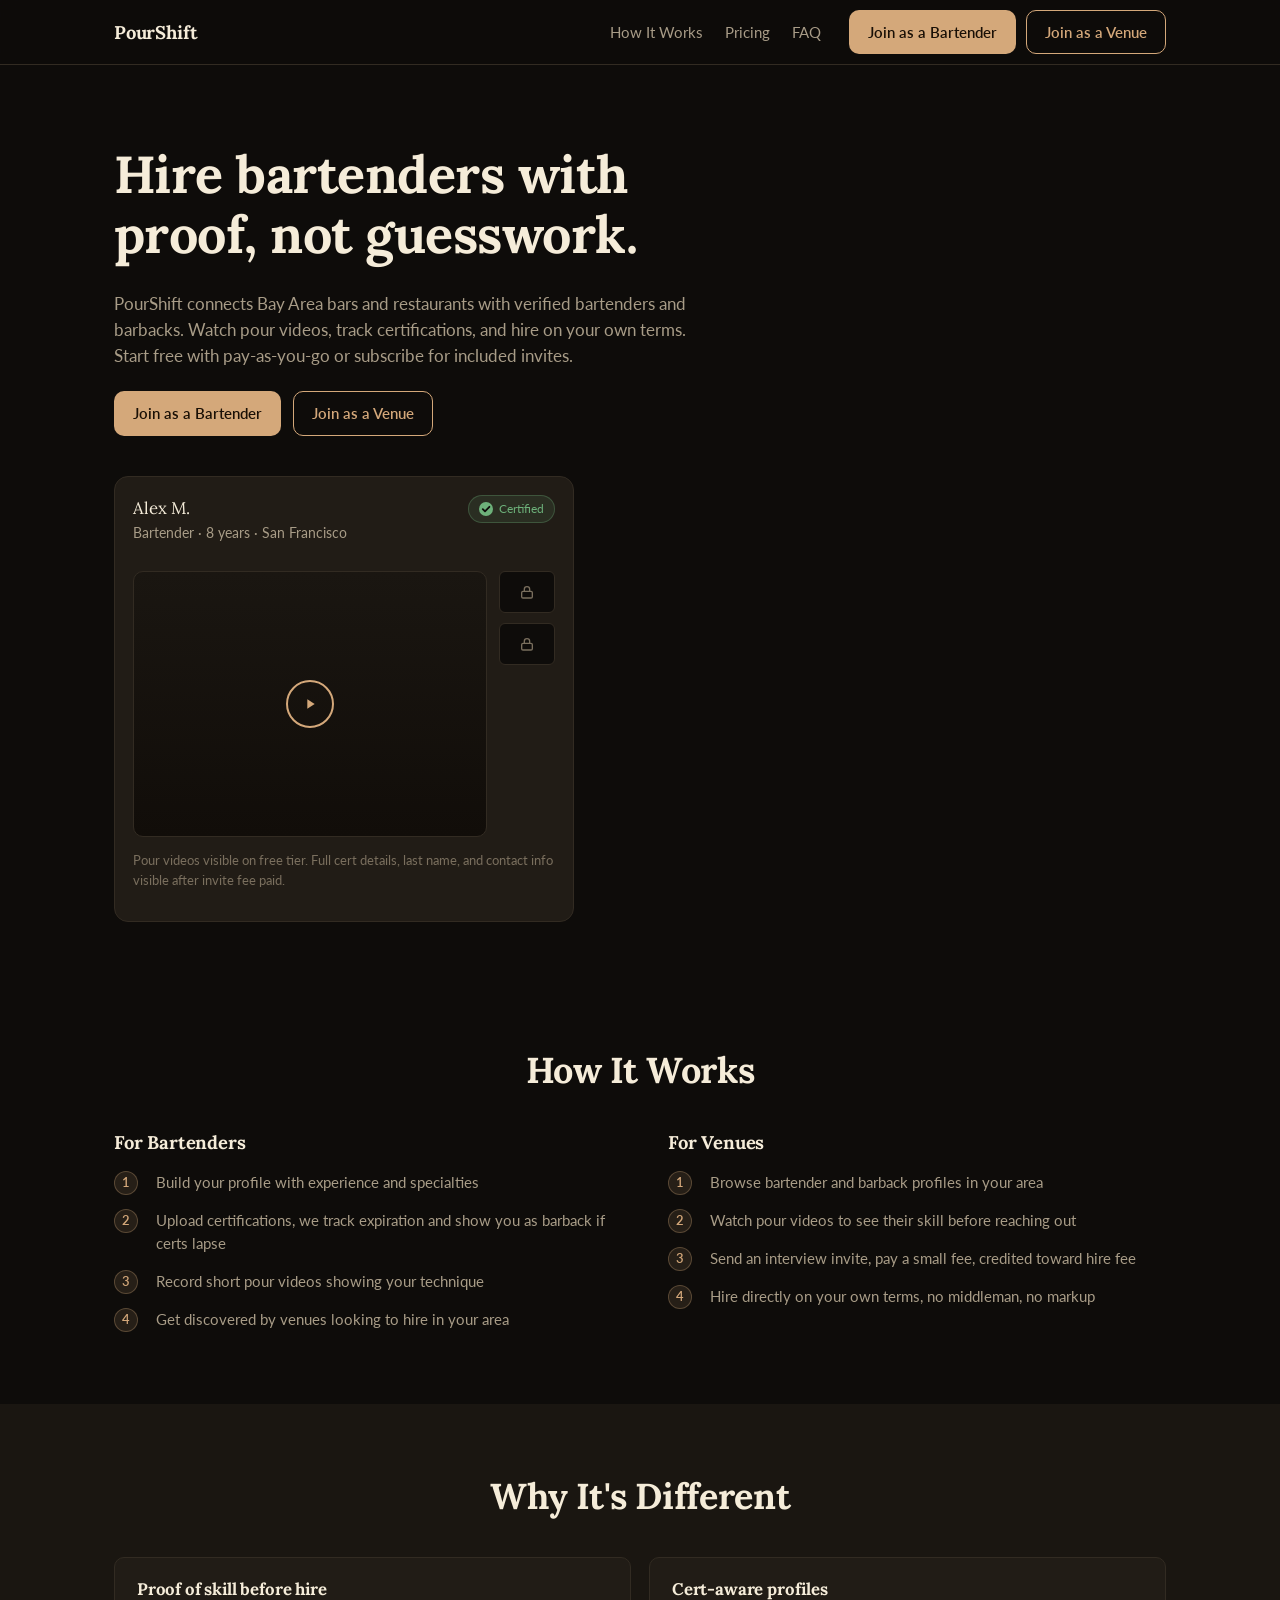
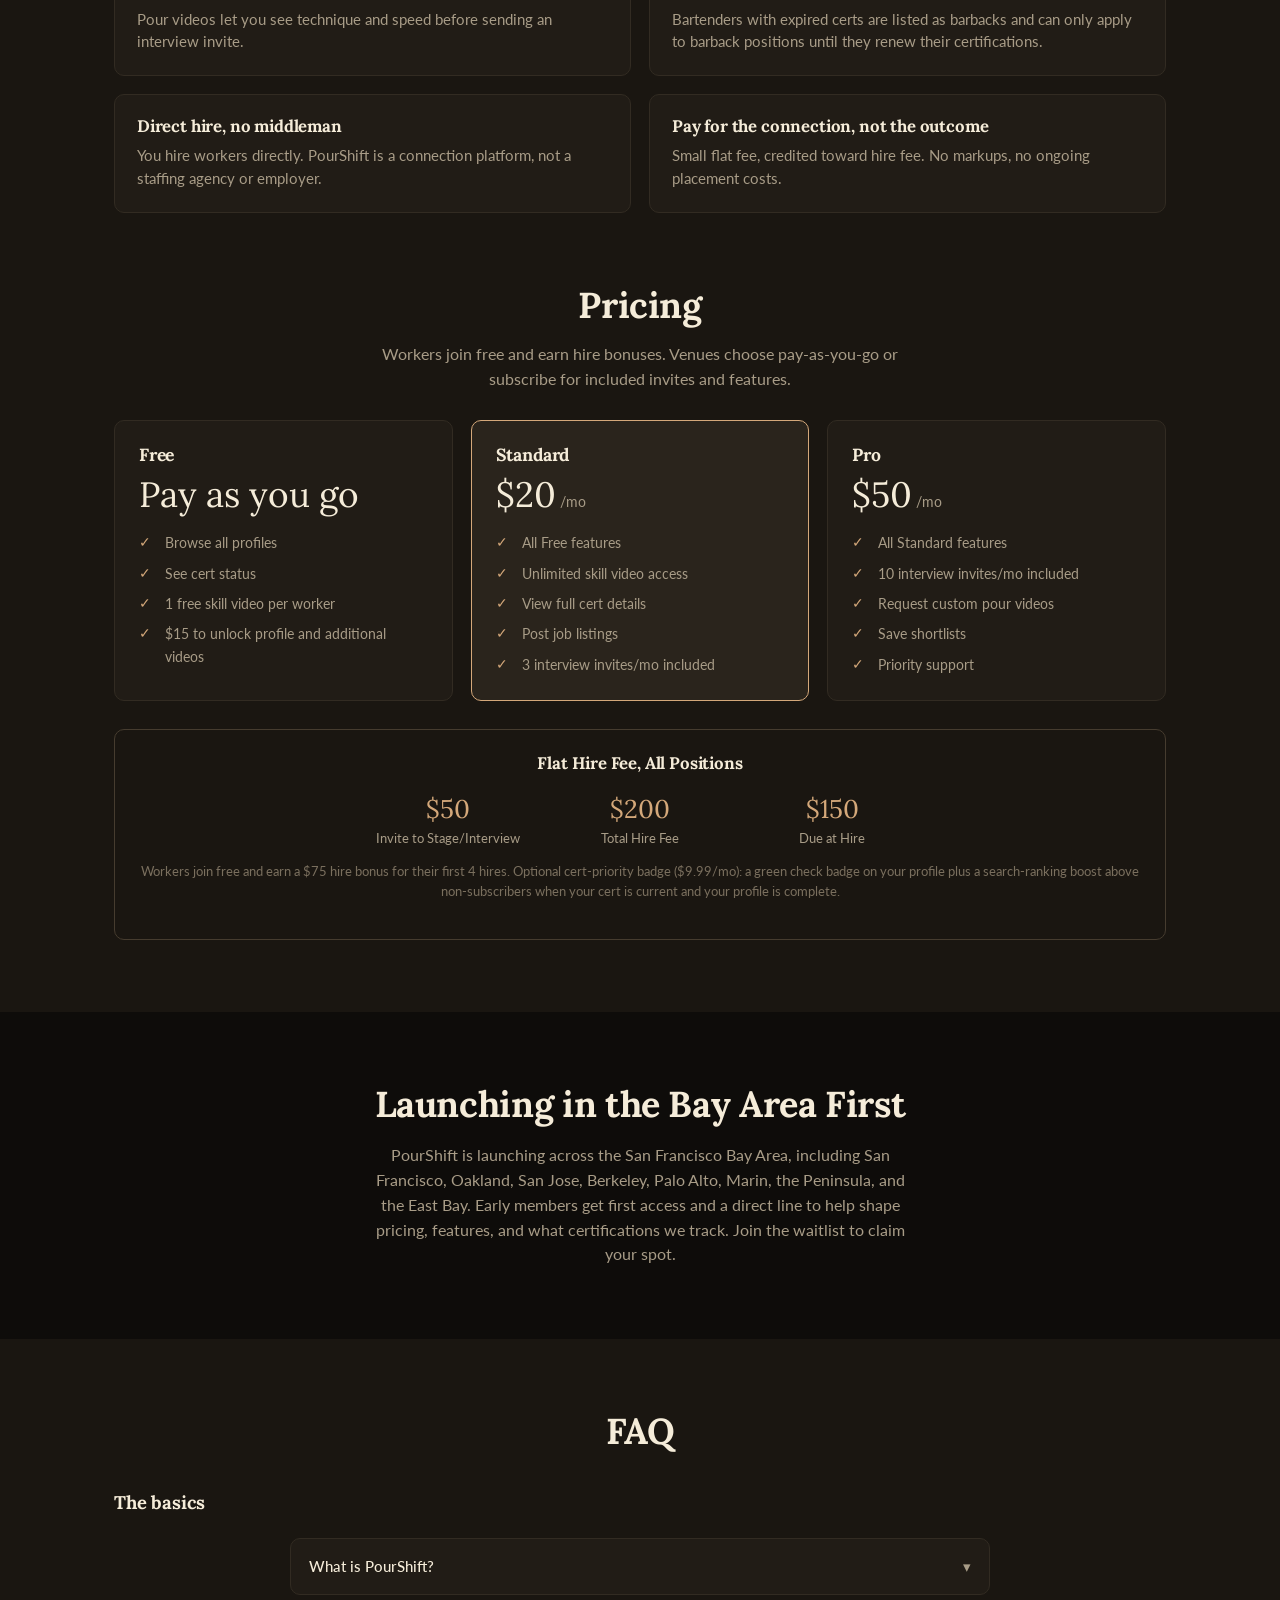
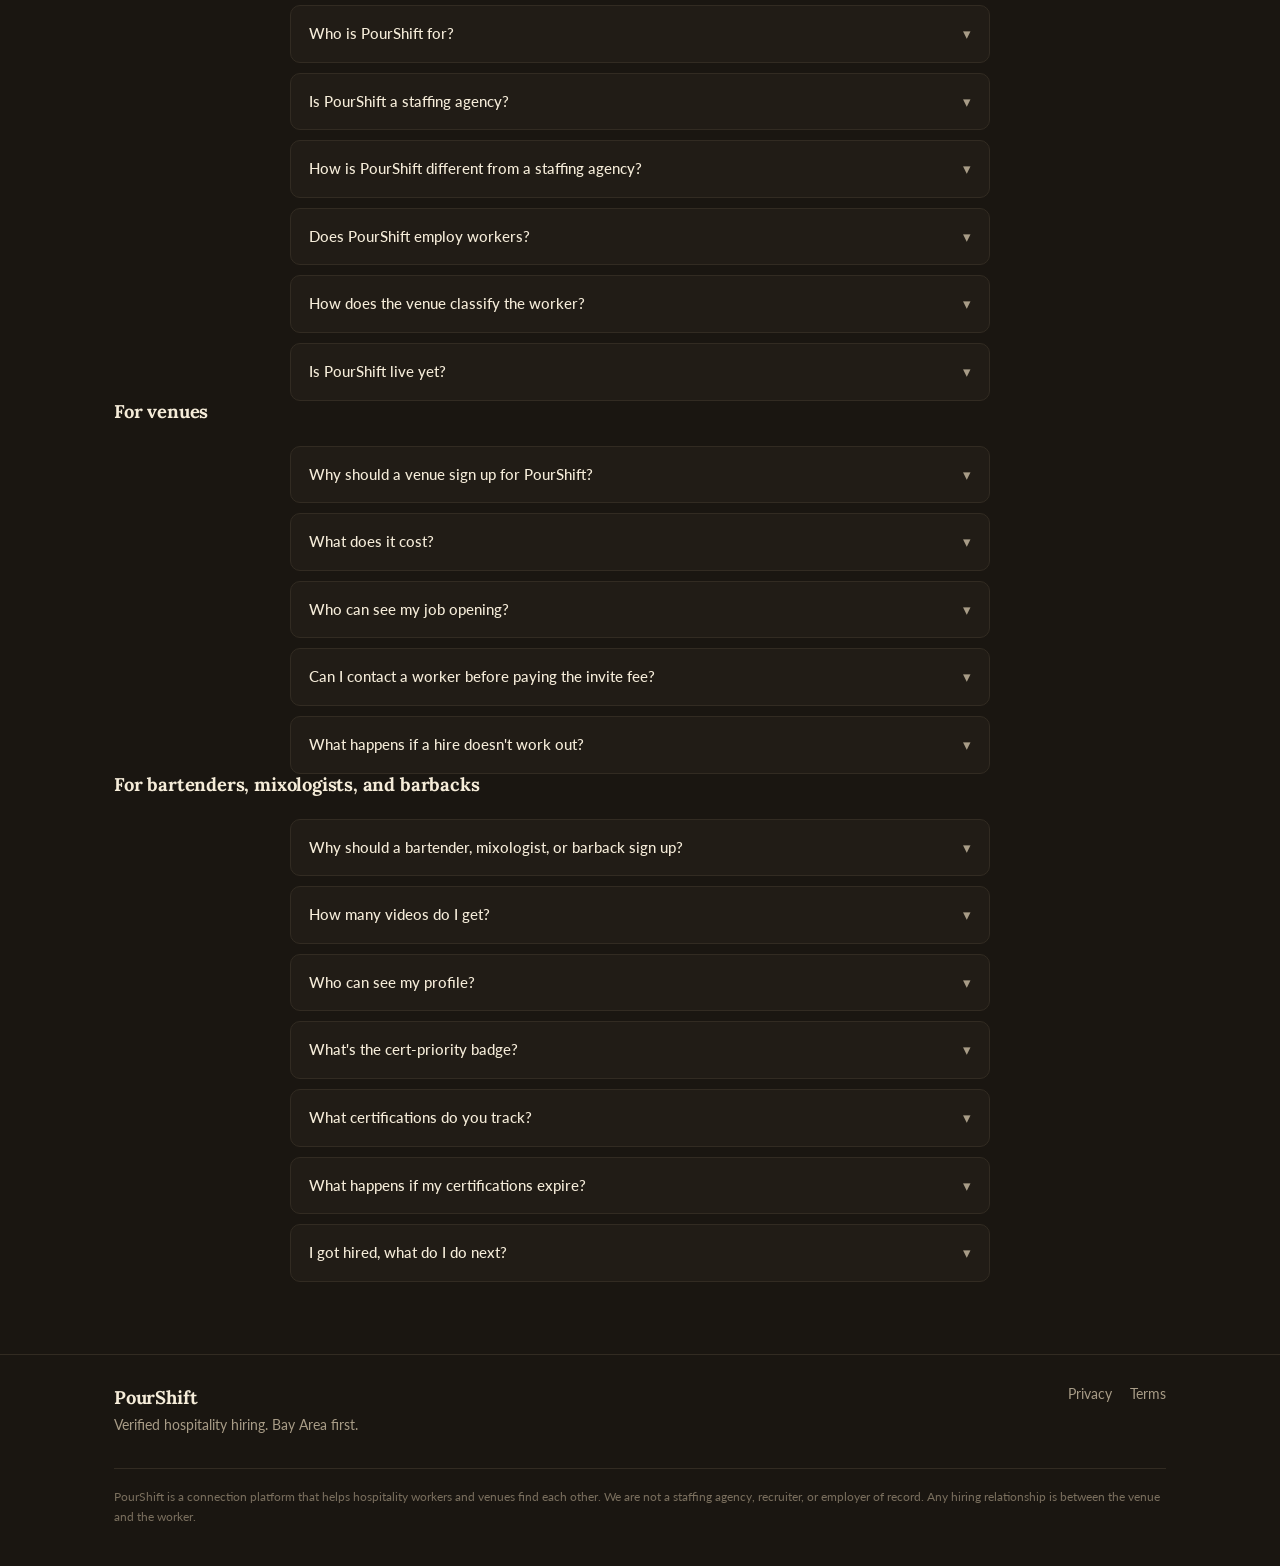
<file: index.html>
<!doctype html>
<html lang="en">
<head>
  <meta charset="utf-8">
  <meta name="viewport" content="width=device-width, initial-scale=1, viewport-fit=cover">
  <title>PourShift, Hire bartenders with proof, not guesswork</title>
  <meta name="description" content="PourShift connects Bay Area bars and restaurants with verified bartenders and barbacks. Watch pour videos, track certifications, and hire on your own terms.">
  <meta name="theme-color" content="#0e0c0a">
  <link rel="icon" href="data:image/svg+xml,%3Csvg xmlns='http://www.w3.org/2000/svg' viewBox='0 0 32 32'%3E%3Crect width='32' height='32' rx='6' fill='%230e0c0a'/%3E%3Ctext x='16' y='22' text-anchor='middle' font-family='Georgia,serif' font-size='18' font-weight='700' fill='%23d4a87a'%3EP%3C/text%3E%3C/svg%3E">
  <link rel="preconnect" href="https://fonts.googleapis.com">
  <link rel="preconnect" href="https://fonts.gstatic.com" crossorigin>
  <link rel="stylesheet" href="https://fonts.googleapis.com/css2?family=Lora:wght@500;600;700&family=Lato:wght@400;700&display=swap">
  <link rel="stylesheet" href="./css/styles.css">
</head>
<body>

  <header class="site-header">
    <div class="container">
      <a href="./" class="brand">PourShift</a>
      <nav class="nav">
        <div class="nav-links">
          <a href="#how">How It Works</a>
          <a href="#pricing">Pricing</a>
          <a href="#faq">FAQ</a>
        </div>
        <div class="nav-cta">
          <a class="btn btn-primary" href="./bartender.html">Join as a Bartender</a>
          <a class="btn btn-outline" href="./venue.html">Join as a Venue</a>
        </div>
      </nav>
    </div>
  </header>

  <main>

    <!-- Hero -->
    <section class="hero">
      <div class="container">
        <h1>Hire bartenders with proof, not guesswork.</h1>
        <p class="lede">
          PourShift connects Bay Area bars and restaurants with verified
          bartenders and barbacks. Watch pour videos, track certifications,
          and hire on your own terms. Start free with pay-as-you-go
          or subscribe for included invites.
        </p>
        <div class="cta-row">
          <a class="btn btn-primary" href="./bartender.html">Join as a Bartender</a>
          <a class="btn btn-outline" href="./venue.html">Join as a Venue</a>
        </div>

        <div class="video-card" aria-label="Sample bartender profile preview">
          <div class="head">
            <div>
              <p class="name">Alex M.</p>
              <p class="meta">Bartender · 8 years · San Francisco</p>
            </div>
            <span class="badge"><svg class="badge-icon" width="14" height="14" viewBox="0 0 14 14" aria-hidden="true"><circle cx="7" cy="7" r="7" fill="currentColor"/><path d="M3.8 7.2 L6 9.4 L10.4 4.8" fill="none" stroke="#0e0c0a" stroke-width="1.8" stroke-linecap="round" stroke-linejoin="round"/></svg>Certified</span>
          </div>
          <div class="video-row">
            <div class="video-stage" aria-hidden="true">
              <div class="play-icon">
                <svg width="16" height="16" viewBox="0 0 24 24" fill="currentColor" aria-hidden="true"><path d="M8 5v14l11-7z"/></svg>
              </div>
            </div>
            <div class="video-thumbs" aria-hidden="true">
              <div class="thumb" title="Unlock with subscription">
                <svg width="16" height="16" viewBox="0 0 24 24" fill="none" stroke="currentColor" stroke-width="2" stroke-linecap="round" stroke-linejoin="round"><rect x="4" y="11" width="16" height="10" rx="2"/><path d="M8 11V8a4 4 0 0 1 8 0v3"/></svg>
              </div>
              <div class="thumb" title="Unlock with subscription">
                <svg width="16" height="16" viewBox="0 0 24 24" fill="none" stroke="currentColor" stroke-width="2" stroke-linecap="round" stroke-linejoin="round"><rect x="4" y="11" width="16" height="10" rx="2"/><path d="M8 11V8a4 4 0 0 1 8 0v3"/></svg>
              </div>
            </div>
          </div>
          <p class="foot">Pour videos visible on free tier. Full cert details, last name, and contact info visible after invite fee paid.</p>
        </div>
      </div>
    </section>

    <!-- How It Works -->
    <section id="how">
      <div class="container">
        <h2 class="section-title">How It Works</h2>
        <div class="cols-2">
          <div>
            <h3 class="col-title">For Bartenders</h3>
            <ol class="steps">
              <li><span class="num">1</span><span>Build your profile with experience and specialties</span></li>
              <li><span class="num">2</span><span>Upload certifications, we track expiration and show you as barback if certs lapse</span></li>
              <li><span class="num">3</span><span>Record short pour videos showing your technique</span></li>
              <li><span class="num">4</span><span>Get discovered by venues looking to hire in your area</span></li>
            </ol>
          </div>
          <div>
            <h3 class="col-title">For Venues</h3>
            <ol class="steps">
              <li><span class="num">1</span><span>Browse bartender and barback profiles in your area</span></li>
              <li><span class="num">2</span><span>Watch pour videos to see their skill before reaching out</span></li>
              <li><span class="num">3</span><span>Send an interview invite, pay a small fee, credited toward hire fee</span></li>
              <li><span class="num">4</span><span>Hire directly on your own terms, no middleman, no markup</span></li>
            </ol>
          </div>
        </div>
      </div>
    </section>

    <!-- Why It's Different -->
    <section class="section-alt">
      <div class="container">
        <h2 class="section-title">Why It's Different</h2>
        <div class="feature-grid">
          <div class="feature-card">
            <h3>Proof of skill before hire</h3>
            <p>Pour videos let you see technique and speed before sending an interview invite.</p>
          </div>
          <div class="feature-card">
            <h3>Cert-aware profiles</h3>
            <p>Bartenders with expired certs are listed as barbacks and can only apply to barback positions until they renew their certifications.</p>
          </div>
          <div class="feature-card">
            <h3>Direct hire, no middleman</h3>
            <p>You hire workers directly. PourShift is a connection platform, not a staffing agency or employer.</p>
          </div>
          <div class="feature-card">
            <h3>Pay for the connection, not the outcome</h3>
            <p>Small flat fee, credited toward hire fee. No markups, no ongoing placement costs.</p>
          </div>
        </div>
      </div>
    </section>

    <!-- Pricing -->
    <section id="pricing" class="section-alt" style="padding-top: 0;">
      <div class="container">
        <h2 class="section-title">Pricing</h2>
        <p style="text-align:center; max-width: 60ch; margin: -24px auto 0;">
          Workers join free and earn hire bonuses. Venues choose pay-as-you-go
          or subscribe for included invites and features.
        </p>

        <div class="pricing-grid">
          <div class="price-card">
            <h3 class="tier">Free</h3>
            <div class="price">Pay as you go</div>
            <ul>
              <li>Browse all profiles</li>
              <li>See cert status</li>
              <li>1 free skill video per worker</li>
              <li>$15 to unlock profile and additional videos</li>
            </ul>
          </div>

          <div class="price-card featured">
            <h3 class="tier">Standard</h3>
            <div class="price">$20<small> /mo</small></div>
            <ul>
              <li>All Free features</li>
              <li>Unlimited skill video access</li>
              <li>View full cert details</li>
              <li>Post job listings</li>
              <li>3 interview invites/mo included</li>
            </ul>
          </div>

          <div class="price-card">
            <h3 class="tier">Pro</h3>
            <div class="price">$50<small> /mo</small></div>
            <ul>
              <li>All Standard features</li>
              <li>10 interview invites/mo included</li>
              <li>Request custom pour videos</li>
              <li>Save shortlists</li>
              <li>Priority support</li>
            </ul>
          </div>
        </div>

        <div class="fee-strip">
          <h3>Flat Hire Fee, All Positions</h3>
          <div class="fee-numbers">
            <div><div class="n">$50</div><div class="l">Invite to Stage/Interview</div></div>
            <div><div class="n">$200</div><div class="l">Total Hire Fee</div></div>
            <div><div class="n">$150</div><div class="l">Due at Hire</div></div>
          </div>
          <p class="small">
            Workers join free and earn a $75 hire bonus for their first
            4 hires. Optional cert-priority badge ($9.99/mo): a green
            check badge on your profile plus a search-ranking boost
            above non-subscribers when your cert is current and your
            profile is complete.
          </p>
        </div>
      </div>
    </section>

    <!-- Launching in Bay Area -->
    <section class="launching">
      <div class="container">
        <h2>Launching in the Bay Area First</h2>
        <p>
          PourShift is launching across the San Francisco Bay Area,
          including San Francisco, Oakland, San Jose, Berkeley, Palo
          Alto, Marin, the Peninsula, and the East Bay. Early members
          get first access and a direct line to help shape pricing,
          features, and what certifications we track. Join the waitlist
          to claim your spot.
        </p>
      </div>
    </section>

    <!-- FAQ -->
    <section id="faq" class="section-alt">
      <div class="container">
        <h2 class="section-title">FAQ</h2>

        <h3 class="faq-group">The basics</h3>
        <div class="faq-list">

          <details class="faq-item">
            <summary class="faq-q">What is PourShift?
              <span class="chev" aria-hidden="true">▾</span>
            </summary>
            <div class="faq-a">
              PourShift is a connection platform that helps Bay Area
              bars, restaurants, hotels, and breweries discover and
              hire verified bartenders and barbacks directly. Watch
              short pour videos, see live certification status, and
              skip the staffing agency. One flat fee per actual hire,
              no markup, no middleman.
            </div>
          </details>

          <details class="faq-item">
            <summary class="faq-q">Who is PourShift for?
              <span class="chev" aria-hidden="true">▾</span>
            </summary>
            <div class="faq-a">
              Two sides of the same room. <strong>Venues:</strong>
              Bay Area bars, restaurants, hotels, breweries, and event
              spaces hiring bartenders or barbacks. <strong>Workers:</strong>
              certified bartenders, mixologists, and barbacks (21+,
              legally authorized to work in the US) looking to be
              discovered for the skill they actually have, not the
              resume they spent hours writing.
            </div>
          </details>

          <details class="faq-item">
            <summary class="faq-q">Is PourShift a staffing agency?
              <span class="chev" aria-hidden="true">▾</span>
            </summary>
            <div class="faq-a">
              No. PourShift is a connection platform that helps venues
              discover bartenders and barbacks. We are not a staffing
              agency, recruiter, or employer of record. Any hiring
              relationship is between the venue and the worker.
            </div>
          </details>

          <details class="faq-item">
            <summary class="faq-q">How is PourShift different from a staffing agency?
              <span class="chev" aria-hidden="true">▾</span>
            </summary>
            <div class="faq-a">
              Staffing agencies typically charge 20% to 30% of a
              worker's first-year compensation (often $10,000 or more
              per hire) and stay in the middle of the relationship.
              PourShift charges one flat fee on an actual hire and
              steps out. Venues hire workers directly on their own
              terms, with no markup, no ongoing fees, and no agency in
              the middle.
            </div>
          </details>

          <details class="faq-item">
            <summary class="faq-q">Does PourShift employ workers?
              <span class="chev" aria-hidden="true">▾</span>
            </summary>
            <div class="faq-a">
              No. PourShift does not employ, pay, manage, or schedule
              workers. The venue makes the hire and decides the terms.
            </div>
          </details>

          <details class="faq-item">
            <summary class="faq-q">How does the venue classify the worker?
              <span class="chev" aria-hidden="true">▾</span>
            </summary>
            <div class="faq-a">
              That's between the venue and the worker. PourShift doesn't
              dictate or get involved in employment classification, wages,
              taxes, or scheduling.
            </div>
          </details>

          <details class="faq-item">
            <summary class="faq-q">Is PourShift live yet?
              <span class="chev" aria-hidden="true">▾</span>
            </summary>
            <div class="faq-a">
              We're launching across the San Francisco Bay Area, with
              early access opening in waves by neighborhood. Join the
              waitlist and we'll email you when access opens in your
              area.
            </div>
          </details>

        </div>

        <h3 class="faq-group">For venues</h3>
        <div class="faq-list">

          <details class="faq-item">
            <summary class="faq-q">Why should a venue sign up for PourShift?
              <span class="chev" aria-hidden="true">▾</span>
            </summary>
            <div class="faq-a">
              You see how someone makes a drink before you ever schedule
              an interview. You see live certification status, so you
              don't waste a trail shift on a candidate whose RBS
              expired three months ago. You pay one flat fee on an
              actual hire instead of an agency markup or a job board
              you're paying for whether or not you find someone.
            </div>
          </details>

          <details class="faq-item">
            <summary class="faq-q">What does it cost?
              <span class="chev" aria-hidden="true">▾</span>
            </summary>
            <div class="faq-a">
              Free for workers, always. Venues pay $50 per invite and
              $200 total per hire ($150 due at hire after the invite
              fee is credited). Optional venue subscriptions: Standard
              ($20/mo) includes 3 invites a month, Pro ($50/mo) includes
              10 invites, custom pour video requests, and shortlists.
            </div>
          </details>

          <details class="faq-item">
            <summary class="faq-q">Who can see my job opening?
              <span class="chev" aria-hidden="true">▾</span>
            </summary>
            <div class="faq-a">
              Job openings are visible to the public. Anonymous visitors
              see openings sorted oldest first, while signed-in
              bartenders see the newest openings first. Posting a job
              opening requires a Standard or Pro venue subscription.
            </div>
          </details>

          <details class="faq-item">
            <summary class="faq-q">Can I contact a worker before paying the invite fee?
              <span class="chev" aria-hidden="true">▾</span>
            </summary>
            <div class="faq-a">
              No. Last name and contact info are revealed only after the
              invite fee is paid. This keeps workers from being spammed
              and ensures venues are serious about hiring.
            </div>
          </details>

          <details class="faq-item">
            <summary class="faq-q">What happens if a hire doesn't work out?
              <span class="chev" aria-hidden="true">▾</span>
            </summary>
            <div class="faq-a">
              PourShift facilitates the connection. We don't guarantee
              fit. You're responsible for interviewing, verifying
              qualifications, and managing the working relationship.
              If the hire doesn't work out, you can invite another
              candidate and the cycle starts again. Hire fees are
              non-refundable.
            </div>
          </details>

        </div>

        <h3 class="faq-group">For bartenders, mixologists, and barbacks</h3>
        <div class="faq-list">

          <details class="faq-item">
            <summary class="faq-q">Why should a bartender, mixologist, or barback sign up?
              <span class="chev" aria-hidden="true">▾</span>
            </summary>
            <div class="faq-a">
              Get discovered for what you actually do behind the bar,
              not what you can fit on a resume. Build a profile once,
              record a set of skill videos, and let venues come to you.
              It's free to join, free to use, and you earn a $75 bonus
              on each of your first 4 hires through the platform, paid
              by ACH or gift card.
            </div>
          </details>

          <details class="faq-item">
            <summary class="faq-q">How many videos do I get?
              <span class="chev" aria-hidden="true">▾</span>
            </summary>
            <div class="faq-a">
              Around 5 to 10 short videos that show your range. You
              record a single take while you take an order, make the
              drink, and present it. We cut the footage into sections
              for you. The point isn't to nail a perfect pour for the
              camera, it's to show how you actually work behind the
              bar. You select one as your <strong>feature video</strong>,
              which is visible to all signed-in venues for free. The
              rest live behind a paywall for paying venues.
            </div>
          </details>

          <details class="faq-item">
            <summary class="faq-q">Who can see my profile?
              <span class="chev" aria-hidden="true">▾</span>
            </summary>
            <div class="faq-a">
              Only signed-in venues can view bartender profiles. Free
              venues see a basic card with your first name, city,
              signature drink, pour time, cert status, and time
              commitment, plus your feature video and thumbnails of
              your other videos. Your full video library and your last
              name and contact info are revealed only after a venue
              pays to unlock or sends an interview invite.
            </div>
          </details>

          <details class="faq-item">
            <summary class="faq-q">What's the cert-priority badge?
              <span class="chev" aria-hidden="true">▾</span>
            </summary>
            <div class="faq-a">
              Optional $9.99/mo subscription for bartenders. Adds a
              green check badge to your profile and boosts you above
              non-subscribers in venue search results when your
              certification is current and your profile is complete.
              Cancel anytime.
            </div>
          </details>

          <details class="faq-item">
            <summary class="faq-q">What certifications do you track?
              <span class="chev" aria-hidden="true">▾</span>
            </summary>
            <div class="faq-a">
              California RBS, food handler, and city-specific permits to
              start. Early access members help shape which additional
              certs we add.
            </div>
          </details>

          <details class="faq-item">
            <summary class="faq-q">What happens if my certifications expire?
              <span class="chev" aria-hidden="true">▾</span>
            </summary>
            <div class="faq-a">
              You'll be reclassified as a barback and can only apply to
              barback positions until you renew. We send reminders before
              expiration so you can renew in time.
            </div>
          </details>

          <details class="faq-item">
            <summary class="faq-q">I got hired, what do I do next?
              <span class="chev" aria-hidden="true">▾</span>
            </summary>
            <div class="faq-a">
              Congrats. Once the venue confirms the hire and pays the
              remaining hire fee, your $75 bonus (if eligible) is paid
              out within 7 to 10 business days. You'll choose ACH
              transfer or a gift card when you set up your payout
              method. From there, your working relationship with the
              venue is between you and them. We're here if you need us.
            </div>
          </details>

        </div>
      </div>
    </section>
    <!-- /FAQ -->

  </main>

  <footer class="site-footer">
    <div class="container">
      <div class="brand-block">
        <span class="brand">PourShift</span>
        <p>Verified hospitality hiring. Bay Area first.</p>
      </div>
      <div class="links">
        <a href="./privacy.html">Privacy</a>
        <a href="./terms.html">Terms</a>
      </div>
      <p class="disclaimer">
        PourShift is a connection platform that helps hospitality
        workers and venues find each other. We are not a staffing
        agency, recruiter, or employer of record. Any hiring
        relationship is between the venue and the worker.
      </p>
    </div>
  </footer>

</body>
</html>
</file>
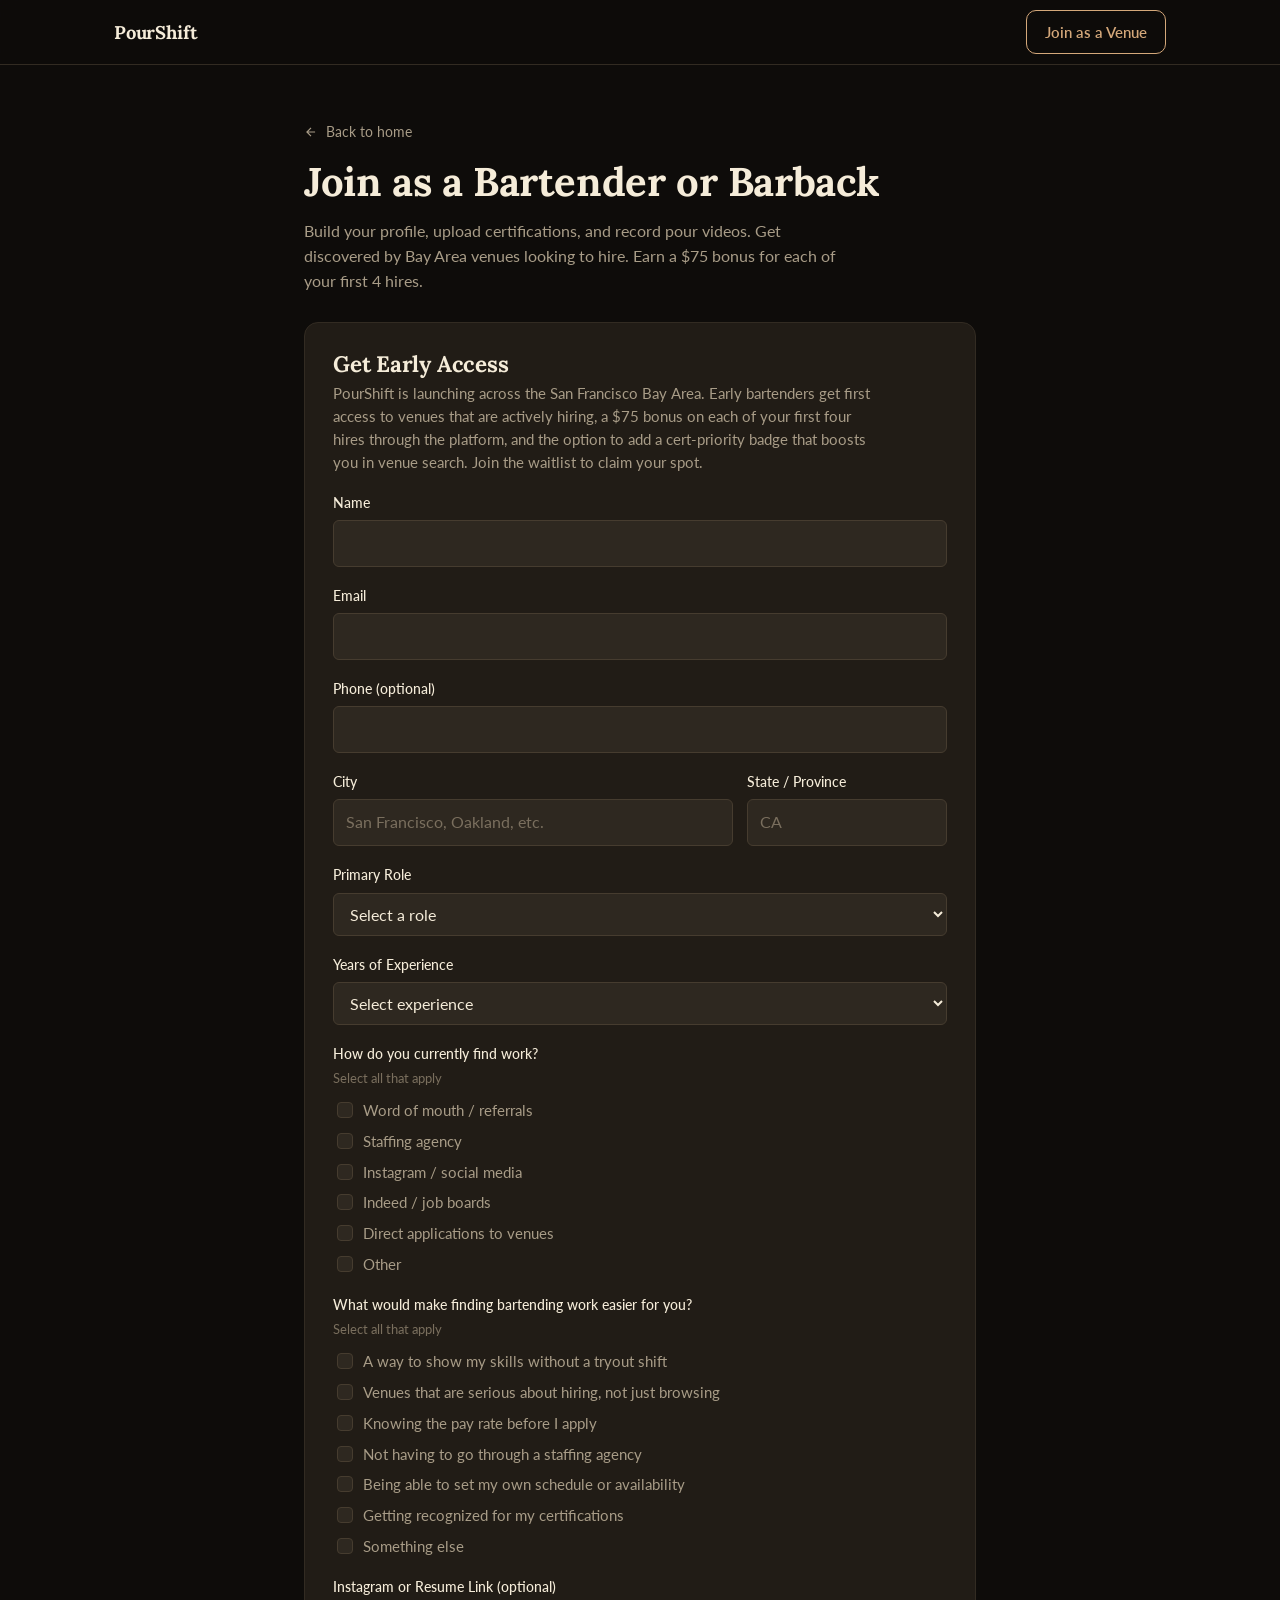
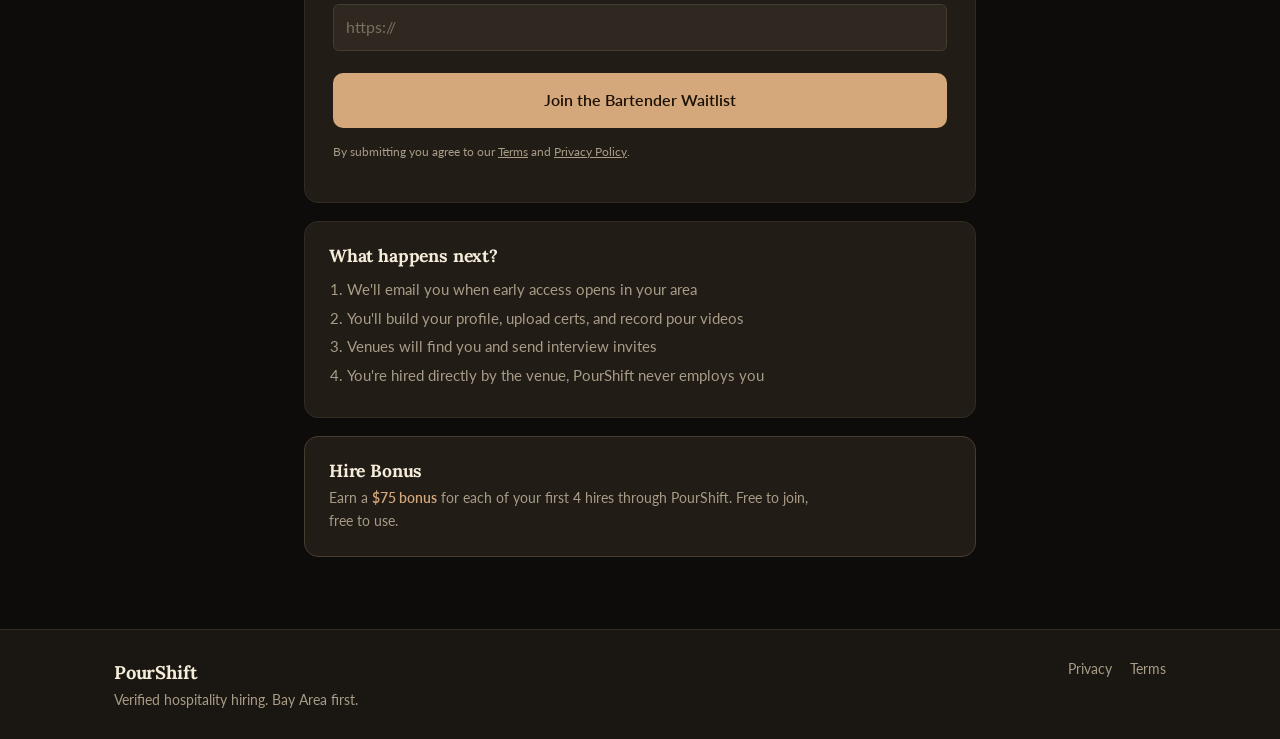
<file: bartender.html>
<!doctype html>
<html lang="en">
<head>
  <meta charset="utf-8">
  <meta name="viewport" content="width=device-width, initial-scale=1, viewport-fit=cover">
  <title>Join as a Bartender or Barback, PourShift</title>
  <meta name="description" content="Build your bartender profile, upload certifications, and record pour videos. Get discovered by Bay Area venues looking to hire.">
  <meta name="theme-color" content="#0e0c0a">
  <link rel="icon" href="data:image/svg+xml,%3Csvg xmlns='http://www.w3.org/2000/svg' viewBox='0 0 32 32'%3E%3Crect width='32' height='32' rx='6' fill='%230e0c0a'/%3E%3Ctext x='16' y='22' text-anchor='middle' font-family='Georgia,serif' font-size='18' font-weight='700' fill='%23d4a87a'%3EP%3C/text%3E%3C/svg%3E">
  <link rel="preconnect" href="https://fonts.googleapis.com">
  <link rel="preconnect" href="https://fonts.gstatic.com" crossorigin>
  <link rel="stylesheet" href="https://fonts.googleapis.com/css2?family=Lora:wght@500;600;700&family=Lato:wght@400;700&display=swap">
  <link rel="stylesheet" href="./css/styles.css">
</head>
<body>

  <header class="site-header">
    <div class="container">
      <a href="./" class="brand">PourShift</a>
      <nav class="nav">
        <div class="nav-cta">
          <a class="btn btn-outline" href="./venue.html">Join as a Venue</a>
        </div>
      </nav>
    </div>
  </header>

  <main>
    <section class="signup-hero">
      <div class="container-narrow">
        <a href="./" class="back-link">
          <svg width="14" height="14" viewBox="0 0 24 24" fill="none" stroke="currentColor" stroke-width="2"><path d="M19 12H5M12 19l-7-7 7-7"/></svg>
          Back to home
        </a>
        <h1>Join as a Bartender or Barback</h1>
        <p>
          Build your profile, upload certifications, and record pour videos.
          Get discovered by Bay Area venues looking to hire. Earn a $75 bonus
          for each of your first 4 hires.
        </p>

        <!-- ============================== FORM ============================== -->
        <form class="form-card" data-signup-type="bartender" novalidate autocomplete="on">
          <h2>Get Early Access</h2>
          <p>
            PourShift is launching across the San Francisco Bay Area.
            Early bartenders get first access to venues that are
            actively hiring, a $75 bonus on each of your first four
            hires through the platform, and the option to add a
            cert-priority badge that boosts you in venue search.
            Join the waitlist to claim your spot.
          </p>

          <!-- Honeypot, bots fill every input. Real users never see this. -->
          <div class="hp-field" aria-hidden="true">
            <label>Company website (leave blank)
              <input type="text" name="company_website" tabindex="-1" autocomplete="off">
            </label>
          </div>

          <div class="form-group">
            <label for="bt-name">Name</label>
            <input class="input" id="bt-name" name="name" type="text"
                   required maxlength="120" autocomplete="name">
            <div class="field-error"></div>
          </div>

          <div class="form-group">
            <label for="bt-email">Email</label>
            <input class="input" id="bt-email" name="email" type="email"
                   required maxlength="254" autocomplete="email" inputmode="email">
            <div class="field-error"></div>
          </div>

          <div class="form-group">
            <label for="bt-phone">Phone (optional)</label>
            <input class="input" id="bt-phone" name="phone" type="tel"
                   maxlength="32" autocomplete="tel" inputmode="tel">
            <div class="field-error"></div>
          </div>

          <div class="form-row">
            <div class="form-group">
              <label for="bt-city">City</label>
              <input class="input" id="bt-city" name="city" type="text"
                     required maxlength="120" placeholder="San Francisco, Oakland, etc.">
              <div class="field-error"></div>
            </div>
            <div class="form-group">
              <label for="bt-state">State / Province</label>
              <input class="input" id="bt-state" name="state" type="text"
                     required maxlength="80" placeholder="CA" autocomplete="address-level1">
              <div class="field-error"></div>
            </div>
          </div>

          <div class="form-group">
            <label for="bt-role">Primary Role</label>
            <select class="select" id="bt-role" name="primary_role" required>
              <option value="" selected disabled>Select a role</option>
              <option>Bartender</option>
              <option>Head Bartender</option>
              <option>Barback</option>
              <option>Server/Bartender</option>
              <option>Mixologist</option>
            </select>
            <div class="field-error"></div>
          </div>

          <div class="form-group">
            <label for="bt-years">Years of Experience</label>
            <select class="select" id="bt-years" name="years_experience" required>
              <option value="" selected disabled>Select experience</option>
              <option>Less than 1 year</option>
              <option>1-2 years</option>
              <option>3-5 years</option>
              <option>6-10 years</option>
              <option>10+ years</option>
            </select>
            <div class="field-error"></div>
          </div>

          <div class="form-group" data-group="current_work_sources">
            <span class="group-label">How do you currently find work?</span>
            <span class="help">Select all that apply</span>
            <div class="check-group">
              <label class="check"><input type="checkbox" name="current_work_sources" value="Word of mouth / referrals">Word of mouth / referrals</label>
              <label class="check"><input type="checkbox" name="current_work_sources" value="Staffing agency">Staffing agency</label>
              <label class="check"><input type="checkbox" name="current_work_sources" value="Instagram / social media">Instagram / social media</label>
              <label class="check"><input type="checkbox" name="current_work_sources" value="Indeed / job boards">Indeed / job boards</label>
              <label class="check"><input type="checkbox" name="current_work_sources" value="Direct applications to venues">Direct applications to venues</label>
              <label class="check"><input type="checkbox" name="current_work_sources" value="Other">Other</label>
            </div>
            <div class="field-error"></div>
          </div>

          <div class="form-group" data-group="worker_needs">
            <span class="group-label">What would make finding bartending work easier for you?</span>
            <span class="help">Select all that apply</span>
            <div class="check-group">
              <label class="check"><input type="checkbox" name="worker_needs" value="Show skills without tryout shift">A way to show my skills without a tryout shift</label>
              <label class="check"><input type="checkbox" name="worker_needs" value="Serious venues, not browsers">Venues that are serious about hiring, not just browsing</label>
              <label class="check"><input type="checkbox" name="worker_needs" value="Know pay rate before applying">Knowing the pay rate before I apply</label>
              <label class="check"><input type="checkbox" name="worker_needs" value="No staffing agency">Not having to go through a staffing agency</label>
              <label class="check"><input type="checkbox" name="worker_needs" value="Set my own schedule/availability">Being able to set my own schedule or availability</label>
              <label class="check"><input type="checkbox" name="worker_needs" value="Recognition for certifications">Getting recognized for my certifications</label>
              <label class="check"><input type="checkbox" name="worker_needs" value="Something else">Something else</label>
            </div>
            <div class="field-error"></div>
          </div>

          <div class="form-group">
            <label for="bt-resume">Instagram or Resume Link (optional)</label>
            <input class="input" id="bt-resume" name="resume_url" type="url"
                   maxlength="500" placeholder="https://" inputmode="url">
            <div class="field-error"></div>
          </div>

          <div class="submit-row">
            <button class="btn btn-primary btn-lg btn-block" type="submit">
              Join the Bartender Waitlist
            </button>
          </div>

          <div class="form-msg" role="status" aria-live="polite"></div>

          <p class="muted" style="margin-top: 14px; font-size: .78rem;">
            By submitting you agree to our
            <a href="./terms.html" style="color: var(--text-muted); text-decoration: underline;">Terms</a> and
            <a href="./privacy.html" style="color: var(--text-muted); text-decoration: underline;">Privacy Policy</a>.
          </p>
        </form>
        <!-- ============================ /FORM ============================== -->

        <div class="info-card">
          <h3>What happens next?</h3>
          <ol>
            <li>We'll email you when early access opens in your area</li>
            <li>You'll build your profile, upload certs, and record pour videos</li>
            <li>Venues will find you and send interview invites</li>
            <li>You're hired directly by the venue, PourShift never employs you</li>
          </ol>
        </div>

        <div class="info-card bonus">
          <h3>Hire Bonus</h3>
          <p>
            Earn a <span class="accent">$75 bonus</span> for each of your first
            4 hires through PourShift. Free to join, free to use.
          </p>
        </div>
      </div>
    </section>
  </main>

  <footer class="site-footer">
    <div class="container">
      <div class="brand-block">
        <span class="brand">PourShift</span>
        <p>Verified hospitality hiring. Bay Area first.</p>
      </div>
      <div class="links">
        <a href="./privacy.html">Privacy</a>
        <a href="./terms.html">Terms</a>
      </div>
    </div>
  </footer>

  <!-- Config first, then form handler -->
  <script src="./js/config.js"></script>
  <script src="./js/form.js"></script>
</body>
</html>
</file>
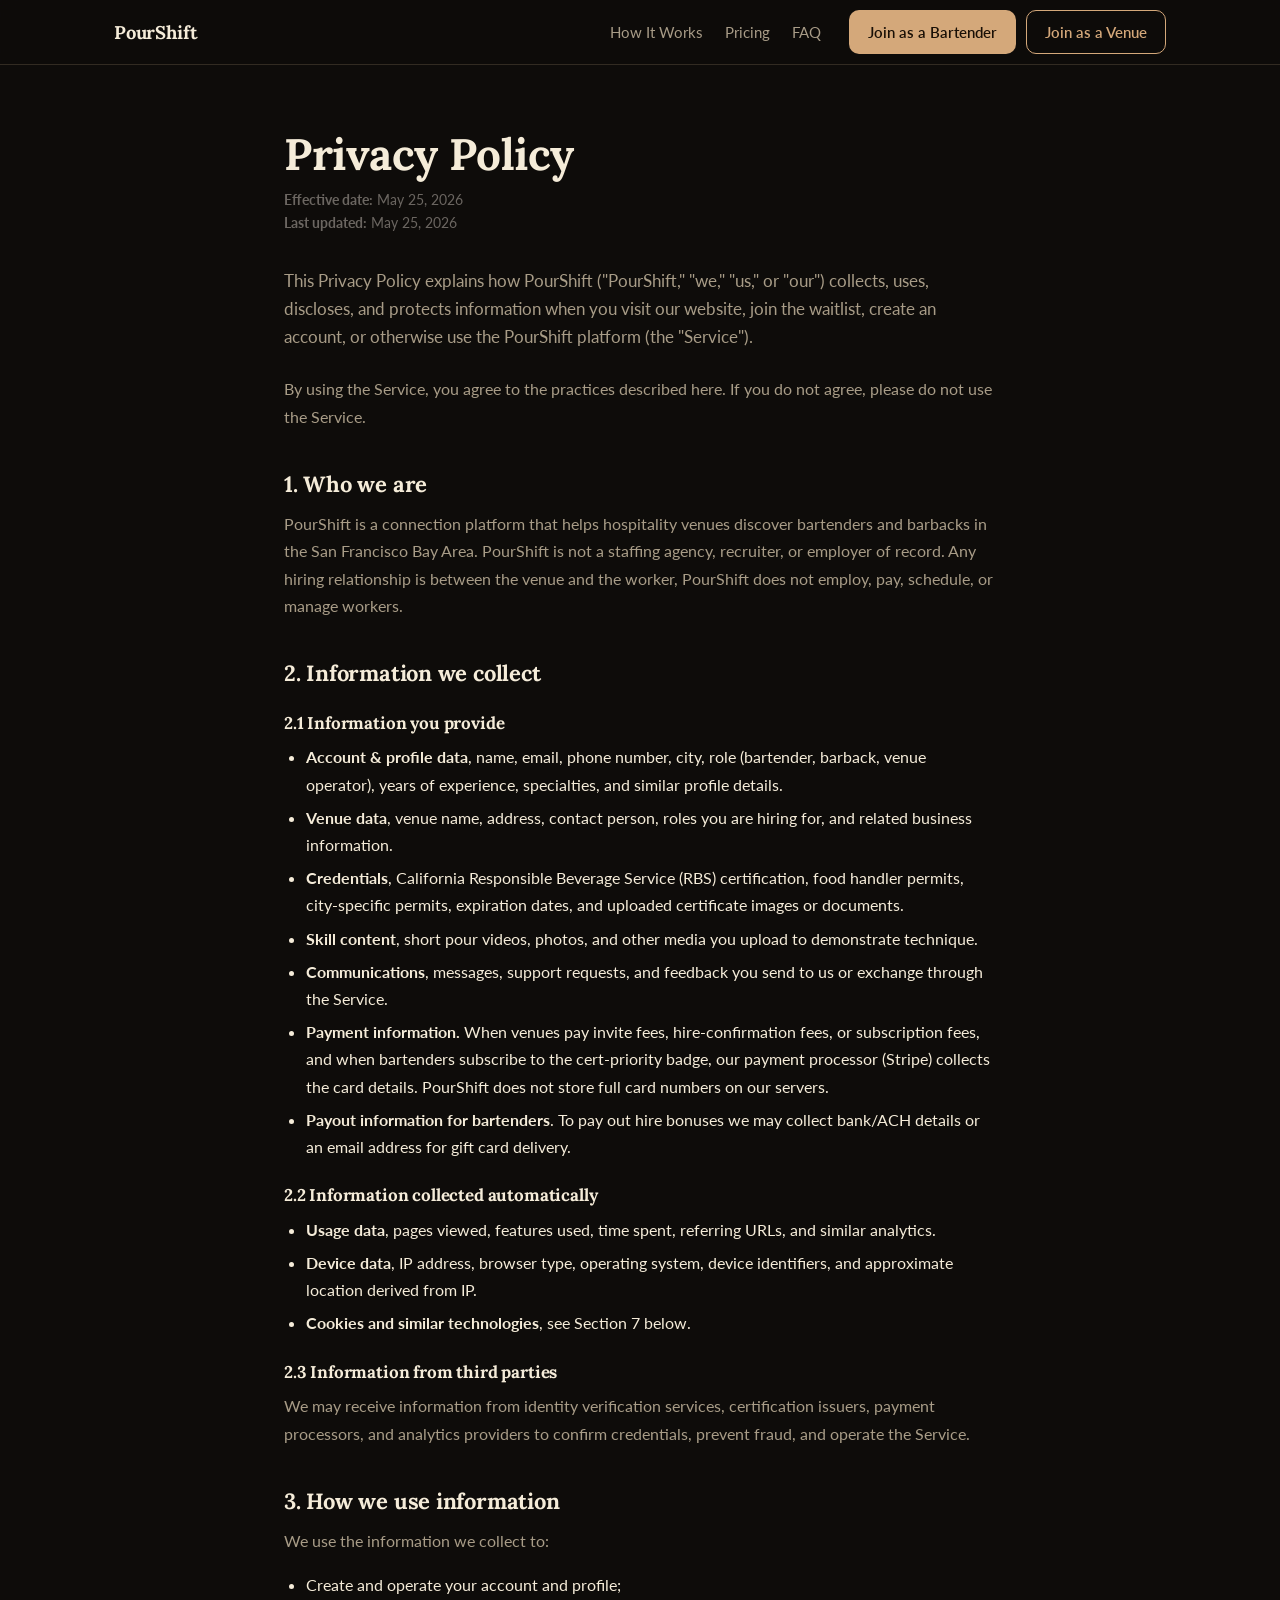
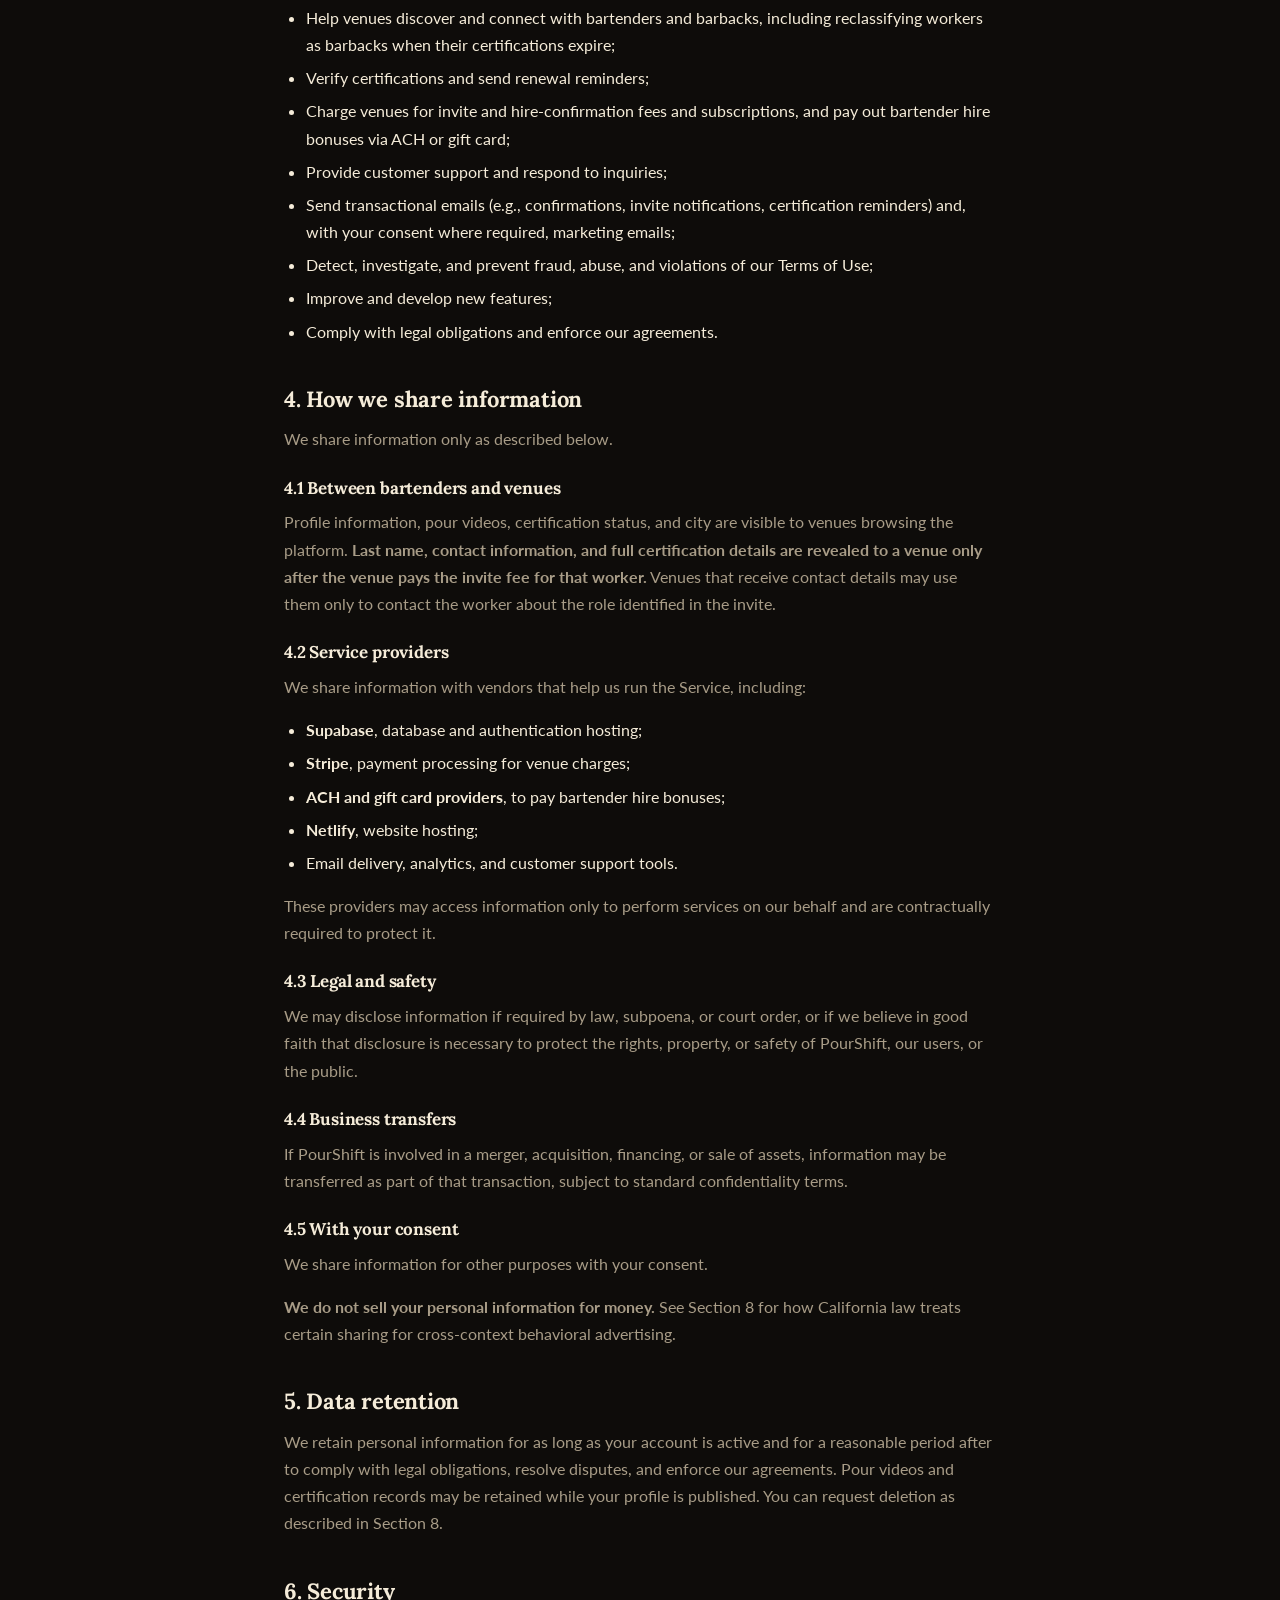
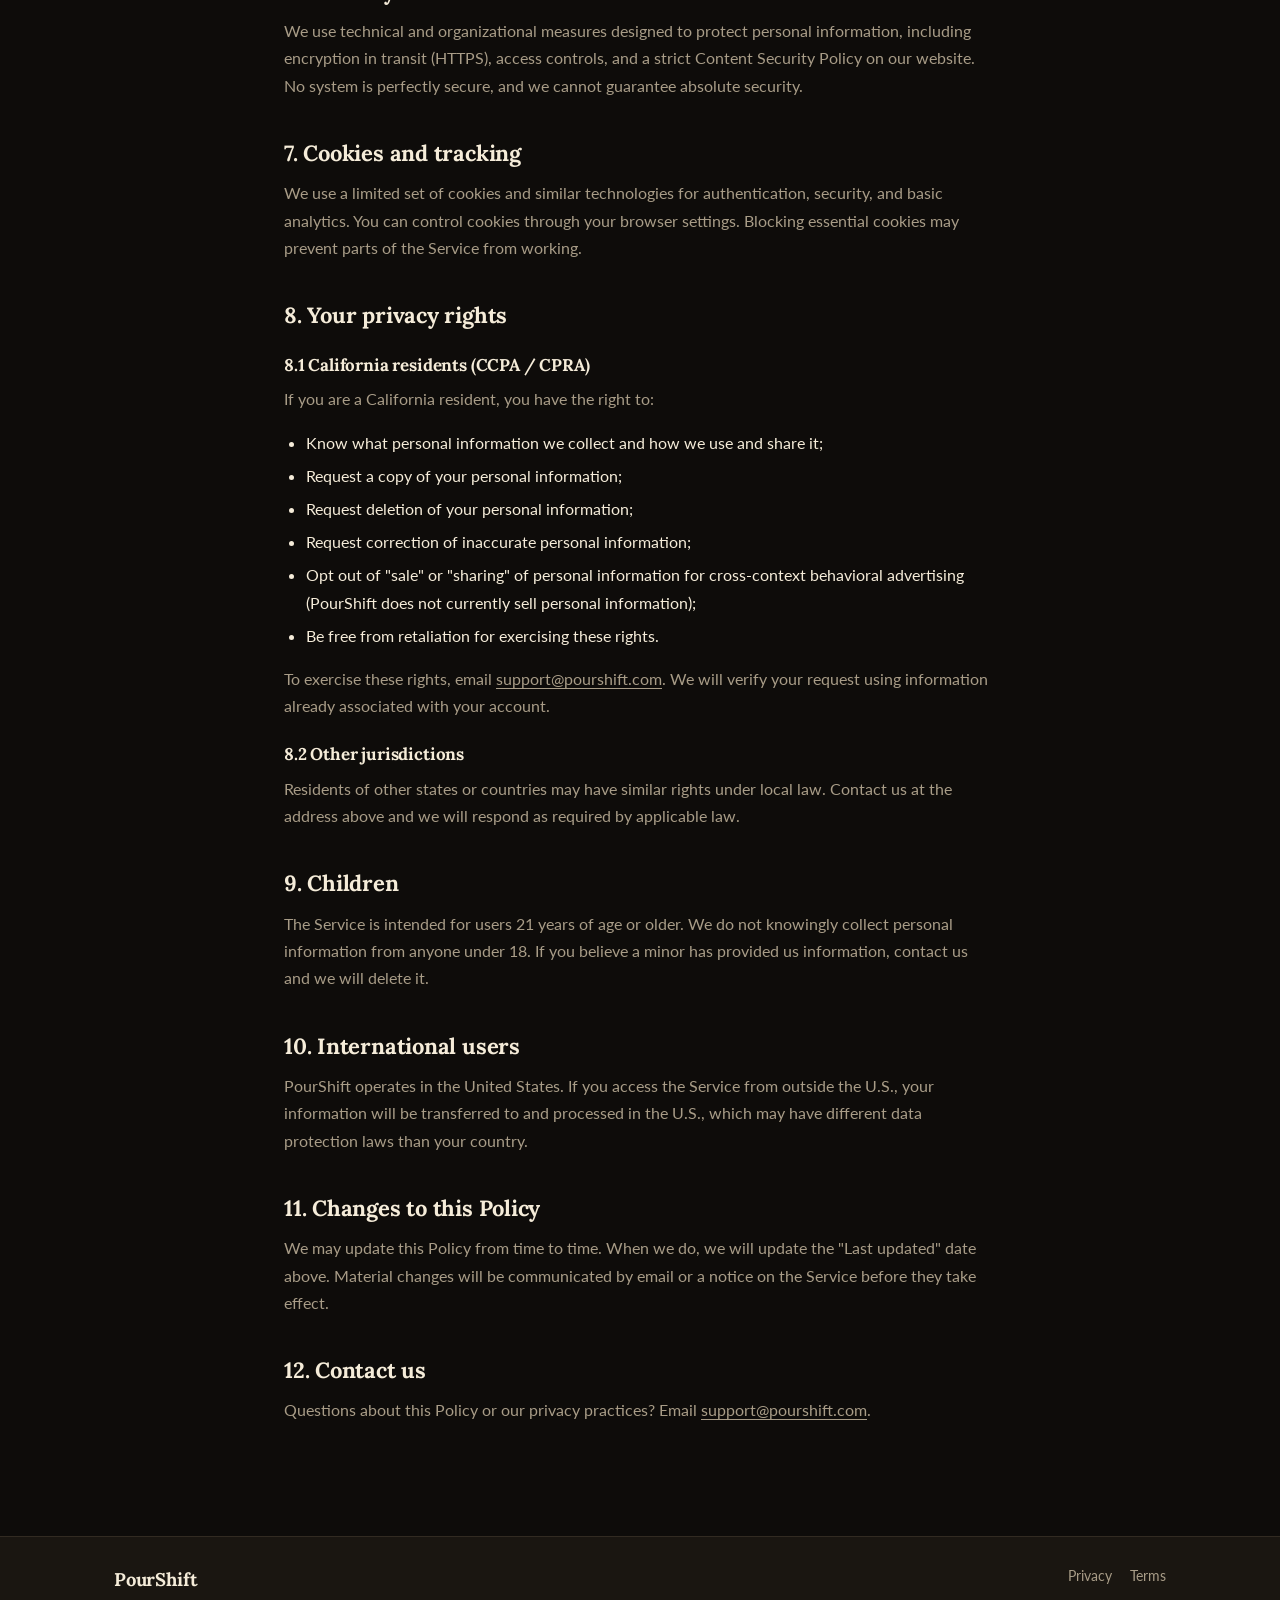
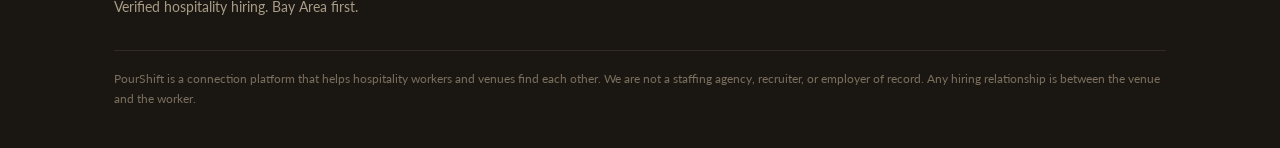
<file: privacy.html>
<!doctype html>
<html lang="en">
<head>
  <meta charset="utf-8">
  <meta name="viewport" content="width=device-width, initial-scale=1, viewport-fit=cover">
  <title>Privacy Policy, PourShift</title>
  <meta name="description" content="How PourShift collects, uses, and protects information about bartenders, venues, and visitors.">
  <meta name="theme-color" content="#0e0c0a">
  <meta name="robots" content="index, follow">
  <link rel="icon" href="data:image/svg+xml,%3Csvg xmlns='http://www.w3.org/2000/svg' viewBox='0 0 32 32'%3E%3Crect width='32' height='32' rx='6' fill='%230e0c0a'/%3E%3Ctext x='16' y='22' text-anchor='middle' font-family='Georgia,serif' font-size='18' font-weight='700' fill='%23d4a87a'%3EP%3C/text%3E%3C/svg%3E">
  <link rel="preconnect" href="https://fonts.googleapis.com">
  <link rel="preconnect" href="https://fonts.gstatic.com" crossorigin>
  <link rel="stylesheet" href="https://fonts.googleapis.com/css2?family=Lora:wght@500;600;700&family=Lato:wght@400;700&display=swap">
  <link rel="stylesheet" href="./css/styles.css">
</head>
<body>

  <header class="site-header">
    <div class="container">
      <a href="./" class="brand">PourShift</a>
      <nav class="nav">
        <div class="nav-links">
          <a href="./#how">How It Works</a>
          <a href="./#pricing">Pricing</a>
          <a href="./#faq">FAQ</a>
        </div>
        <div class="nav-cta">
          <a class="btn btn-primary" href="./bartender.html">Join as a Bartender</a>
          <a class="btn btn-outline" href="./venue.html">Join as a Venue</a>
        </div>
      </nav>
    </div>
  </header>

  <main>
    <section class="legal">
      <div class="container legal-container">

        <h1>Privacy Policy</h1>
        <p class="legal-meta"><strong>Effective date:</strong> May 25, 2026<br>
        <strong>Last updated:</strong> May 25, 2026</p>

        <p class="legal-lede">
          This Privacy Policy explains how PourShift ("PourShift," "we,"
          "us," or "our") collects, uses, discloses, and protects
          information when you visit our website, join the waitlist,
          create an account, or otherwise use the PourShift platform
          (the "Service").
        </p>

        <p>
          By using the Service, you agree to the practices described
          here. If you do not agree, please do not use the Service.
        </p>

        <h2>1. Who we are</h2>
        <p>
          PourShift is a connection platform that helps hospitality
          venues discover bartenders and barbacks in the San Francisco
          Bay Area. PourShift is not a staffing agency, recruiter, or
          employer of record. Any hiring relationship is between the
          venue and the worker, PourShift does not employ, pay,
          schedule, or manage workers.
        </p>

        <h2>2. Information we collect</h2>

        <h3>2.1 Information you provide</h3>
        <ul>
          <li><strong>Account &amp; profile data</strong>, name, email,
            phone number, city, role (bartender, barback, venue
            operator), years of experience, specialties, and similar
            profile details.</li>
          <li><strong>Venue data</strong>, venue name, address, contact
            person, roles you are hiring for, and related business
            information.</li>
          <li><strong>Credentials</strong>, California Responsible
            Beverage Service (RBS) certification, food handler permits,
            city-specific permits, expiration dates, and uploaded
            certificate images or documents.</li>
          <li><strong>Skill content</strong>, short pour videos,
            photos, and other media you upload to demonstrate technique.</li>
          <li><strong>Communications</strong>, messages, support
            requests, and feedback you send to us or exchange through
            the Service.</li>
          <li><strong>Payment information.</strong> When venues pay
            invite fees, hire-confirmation fees, or subscription fees,
            and when bartenders subscribe to the cert-priority badge,
            our payment processor (Stripe) collects the card details.
            PourShift does not store full card numbers on our servers.</li>
          <li><strong>Payout information for bartenders</strong>. To
            pay out hire bonuses we may collect bank/ACH details or
            an email address for gift card delivery.</li>
        </ul>

        <h3>2.2 Information collected automatically</h3>
        <ul>
          <li><strong>Usage data</strong>, pages viewed, features used,
            time spent, referring URLs, and similar analytics.</li>
          <li><strong>Device data</strong>, IP address, browser type,
            operating system, device identifiers, and approximate
            location derived from IP.</li>
          <li><strong>Cookies and similar technologies</strong>, see
            Section 7 below.</li>
        </ul>

        <h3>2.3 Information from third parties</h3>
        <p>
          We may receive information from identity verification
          services, certification issuers, payment processors, and
          analytics providers to confirm credentials, prevent fraud,
          and operate the Service.
        </p>

        <h2>3. How we use information</h2>
        <p>We use the information we collect to:</p>
        <ul>
          <li>Create and operate your account and profile;</li>
          <li>Help venues discover and connect with bartenders and
            barbacks, including reclassifying workers as barbacks when
            their certifications expire;</li>
          <li>Verify certifications and send renewal reminders;</li>
          <li>Charge venues for invite and hire-confirmation fees and
            subscriptions, and pay out bartender hire bonuses via ACH
            or gift card;</li>
          <li>Provide customer support and respond to inquiries;</li>
          <li>Send transactional emails (e.g., confirmations, invite
            notifications, certification reminders) and, with your
            consent where required, marketing emails;</li>
          <li>Detect, investigate, and prevent fraud, abuse, and
            violations of our Terms of Use;</li>
          <li>Improve and develop new features;</li>
          <li>Comply with legal obligations and enforce our agreements.</li>
        </ul>

        <h2>4. How we share information</h2>
        <p>We share information only as described below.</p>

        <h3>4.1 Between bartenders and venues</h3>
        <p>
          Profile information, pour videos, certification status, and
          city are visible to venues browsing the platform. <strong>Last
          name, contact information, and full certification details are
          revealed to a venue only after the venue pays the invite fee
          for that worker.</strong> Venues that receive contact details
          may use them only to contact the worker about the role
          identified in the invite.
        </p>

        <h3>4.2 Service providers</h3>
        <p>
          We share information with vendors that help us run the
          Service, including:
        </p>
        <ul>
          <li><strong>Supabase</strong>, database and authentication
            hosting;</li>
          <li><strong>Stripe</strong>, payment processing for venue
            charges;</li>
          <li><strong>ACH and gift card providers</strong>, to pay
            bartender hire bonuses;</li>
          <li><strong>Netlify</strong>, website hosting;</li>
          <li>Email delivery, analytics, and customer support tools.</li>
        </ul>
        <p>
          These providers may access information only to perform
          services on our behalf and are contractually required to
          protect it.
        </p>

        <h3>4.3 Legal and safety</h3>
        <p>
          We may disclose information if required by law, subpoena, or
          court order, or if we believe in good faith that disclosure
          is necessary to protect the rights, property, or safety of
          PourShift, our users, or the public.
        </p>

        <h3>4.4 Business transfers</h3>
        <p>
          If PourShift is involved in a merger, acquisition, financing,
          or sale of assets, information may be transferred as part of
          that transaction, subject to standard confidentiality terms.
        </p>

        <h3>4.5 With your consent</h3>
        <p>We share information for other purposes with your consent.</p>

        <p>
          <strong>We do not sell your personal information for money.</strong>
          See Section 8 for how California law treats certain sharing
          for cross-context behavioral advertising.
        </p>

        <h2>5. Data retention</h2>
        <p>
          We retain personal information for as long as your account is
          active and for a reasonable period after to comply with legal
          obligations, resolve disputes, and enforce our agreements.
          Pour videos and certification records may be retained while
          your profile is published. You can request deletion as
          described in Section 8.
        </p>

        <h2>6. Security</h2>
        <p>
          We use technical and organizational measures designed to
          protect personal information, including encryption in transit
          (HTTPS), access controls, and a strict Content Security
          Policy on our website. No system is perfectly secure, and we
          cannot guarantee absolute security.
        </p>

        <h2>7. Cookies and tracking</h2>
        <p>
          We use a limited set of cookies and similar technologies for
          authentication, security, and basic analytics. You can
          control cookies through your browser settings. Blocking
          essential cookies may prevent parts of the Service from
          working.
        </p>

        <h2>8. Your privacy rights</h2>

        <h3>8.1 California residents (CCPA / CPRA)</h3>
        <p>If you are a California resident, you have the right to:</p>
        <ul>
          <li>Know what personal information we collect and how we use
            and share it;</li>
          <li>Request a copy of your personal information;</li>
          <li>Request deletion of your personal information;</li>
          <li>Request correction of inaccurate personal information;</li>
          <li>Opt out of "sale" or "sharing" of personal information
            for cross-context behavioral advertising (PourShift does
            not currently sell personal information);</li>
          <li>Be free from retaliation for exercising these rights.</li>
        </ul>
        <p>
          To exercise these rights, email
          <a href="mailto:support@pourshift.com">support@pourshift.com</a>.
          We will verify your request using information already
          associated with your account.
        </p>

        <h3>8.2 Other jurisdictions</h3>
        <p>
          Residents of other states or countries may have similar
          rights under local law. Contact us at the address above and
          we will respond as required by applicable law.
        </p>

        <h2>9. Children</h2>
        <p>
          The Service is intended for users 21 years of age or older.
          We do not knowingly collect personal information from anyone
          under 18. If you believe a minor has provided us information,
          contact us and we will delete it.
        </p>

        <h2>10. International users</h2>
        <p>
          PourShift operates in the United States. If you access the
          Service from outside the U.S., your information will be
          transferred to and processed in the U.S., which may have
          different data protection laws than your country.
        </p>

        <h2>11. Changes to this Policy</h2>
        <p>
          We may update this Policy from time to time. When we do, we
          will update the "Last updated" date above. Material changes
          will be communicated by email or a notice on the Service
          before they take effect.
        </p>

        <h2>12. Contact us</h2>
        <p>
          Questions about this Policy or our privacy practices? Email
          <a href="mailto:support@pourshift.com">support@pourshift.com</a>.
        </p>

      </div>
    </section>
  </main>

  <footer class="site-footer">
    <div class="container">
      <div class="brand-block">
        <span class="brand">PourShift</span>
        <p>Verified hospitality hiring. Bay Area first.</p>
      </div>
      <div class="links">
        <a href="./privacy.html">Privacy</a>
        <a href="./terms.html">Terms</a>
      </div>
      <p class="disclaimer">
        PourShift is a connection platform that helps hospitality
        workers and venues find each other. We are not a staffing
        agency, recruiter, or employer of record. Any hiring
        relationship is between the venue and the worker.
      </p>
    </div>
  </footer>

</body>
</html>
</file>
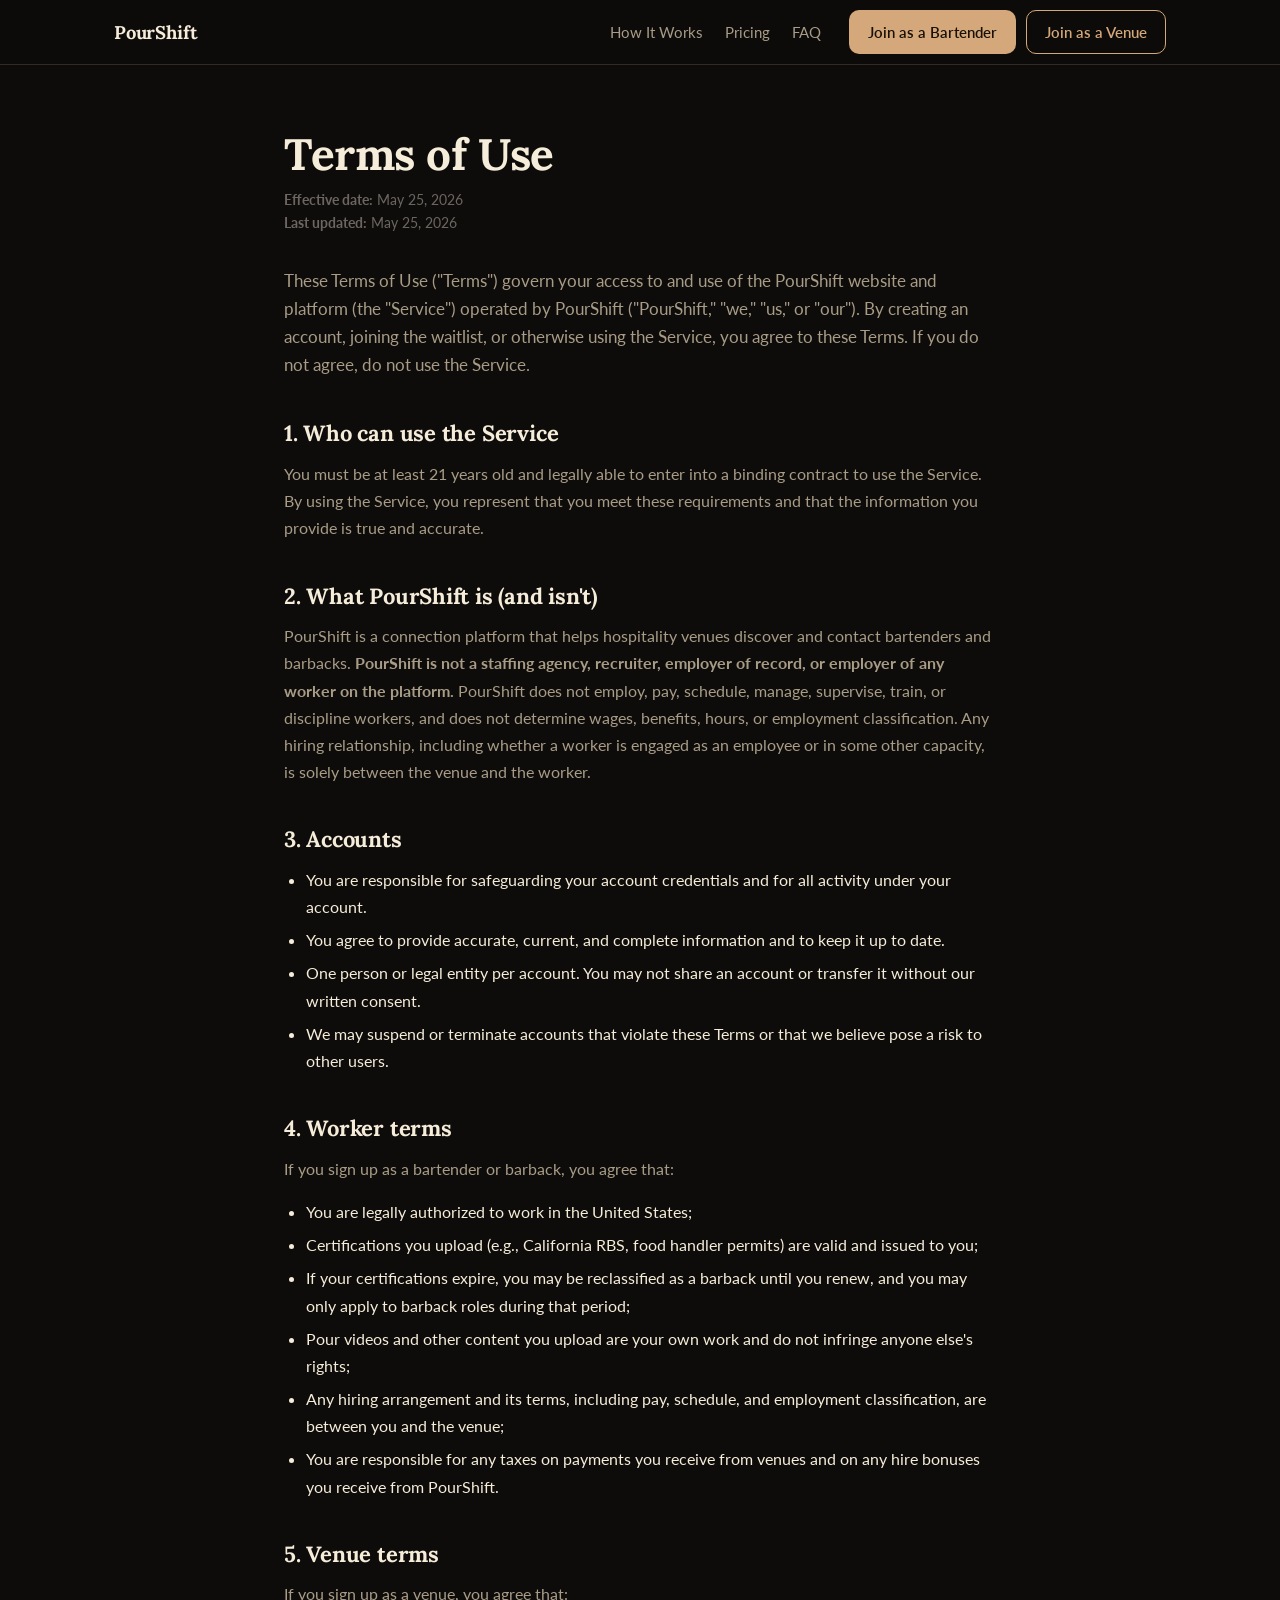
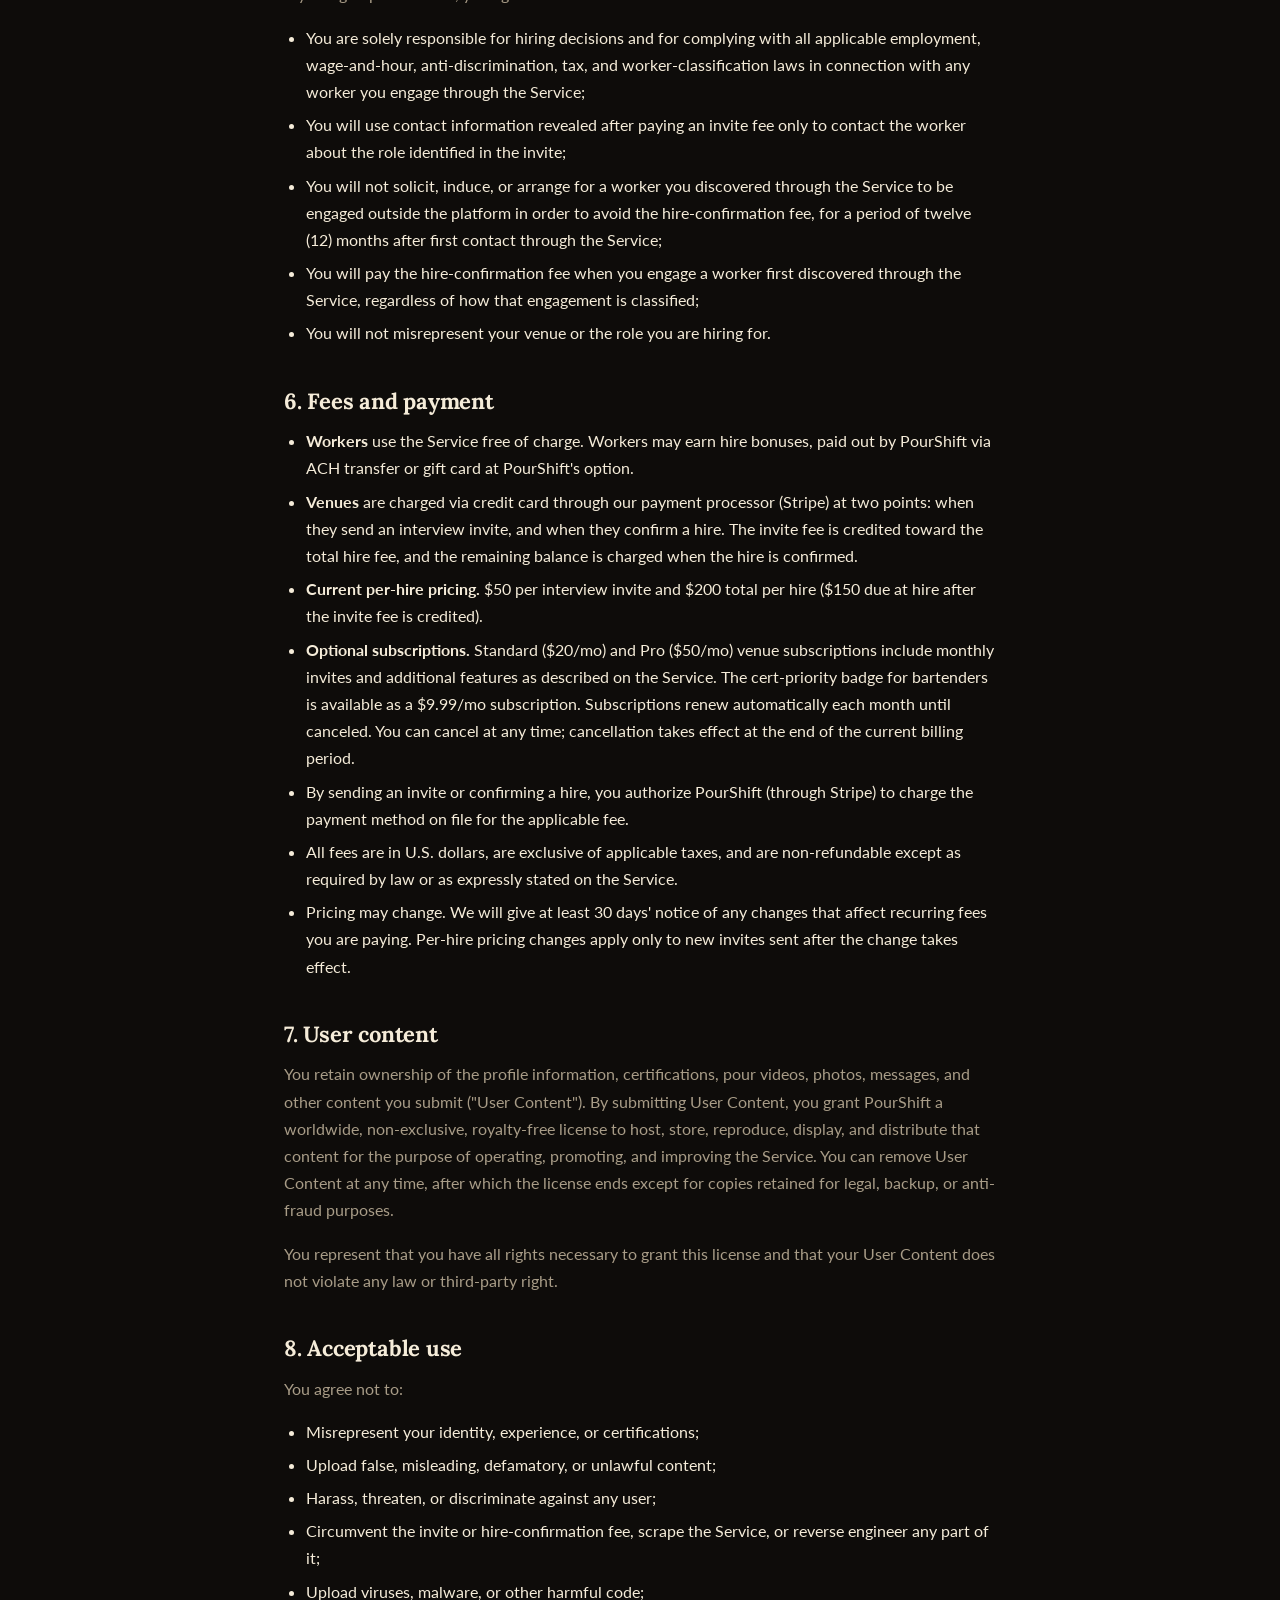
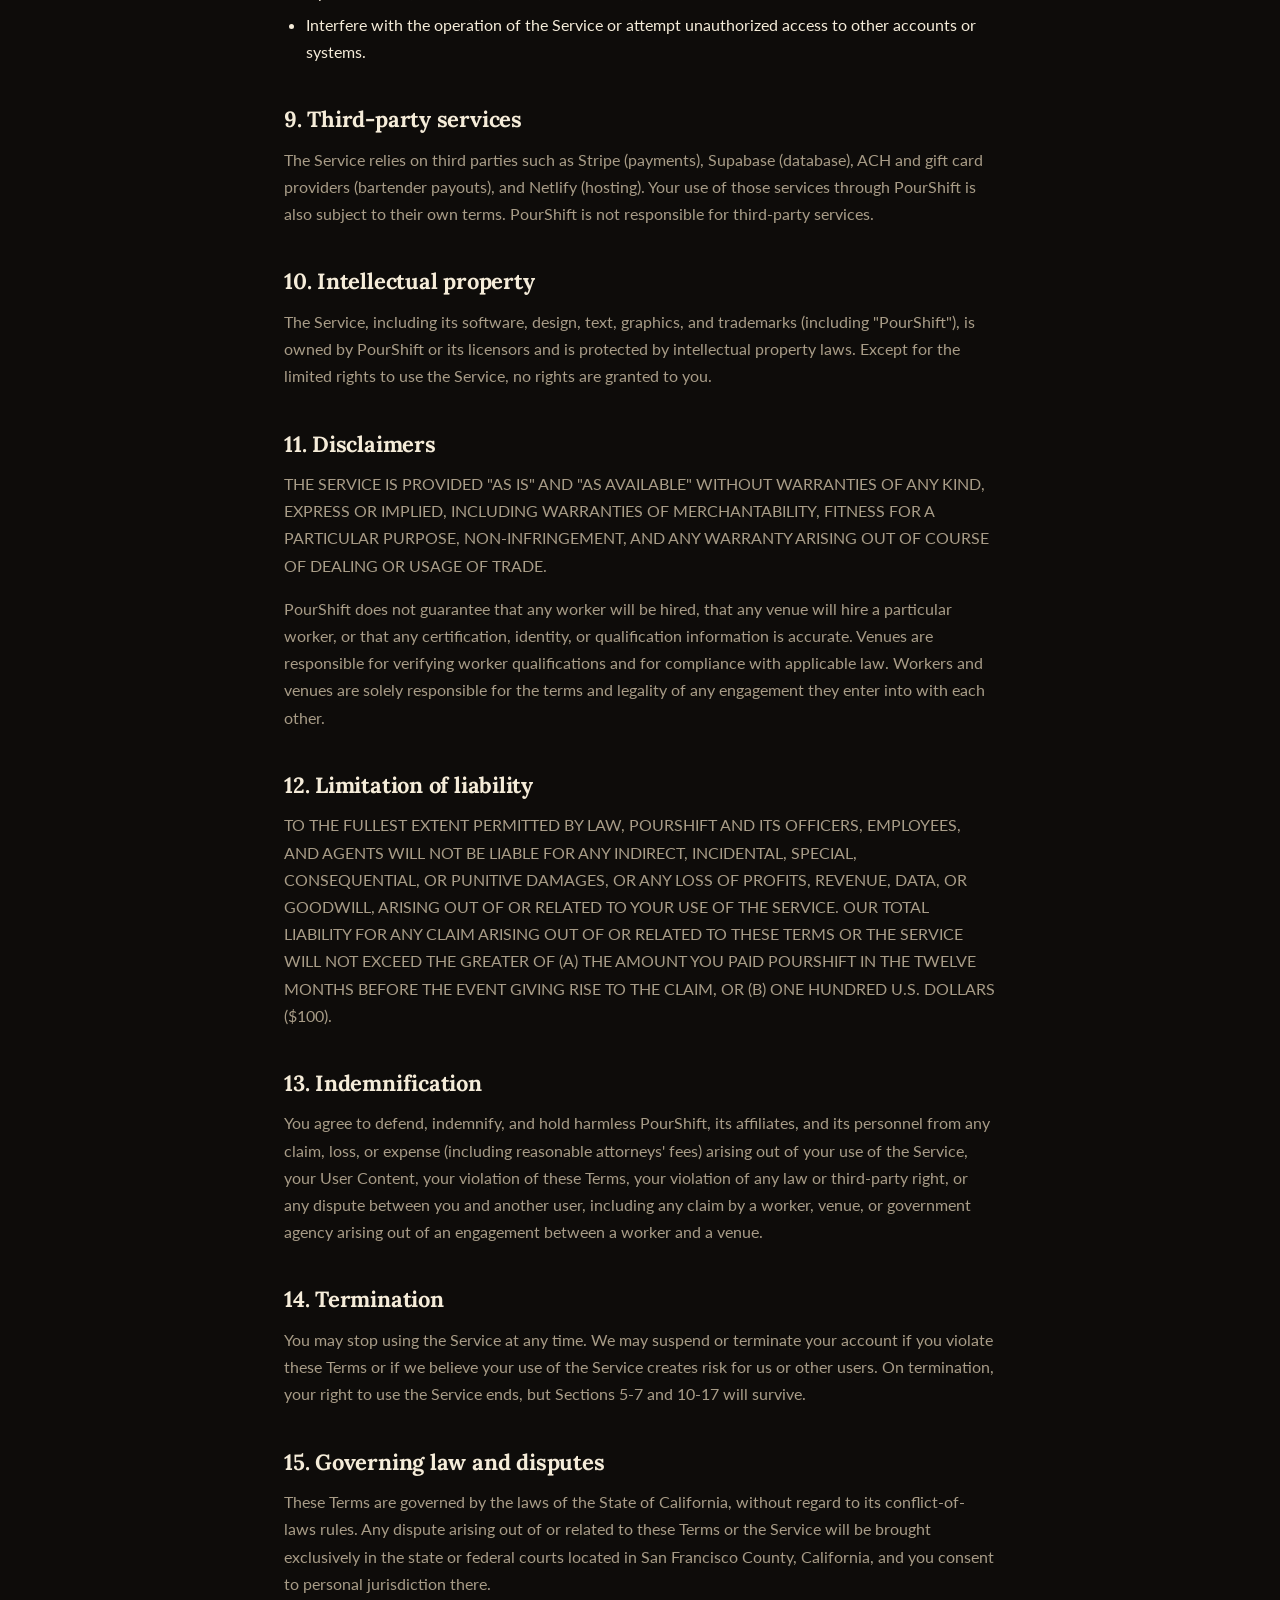
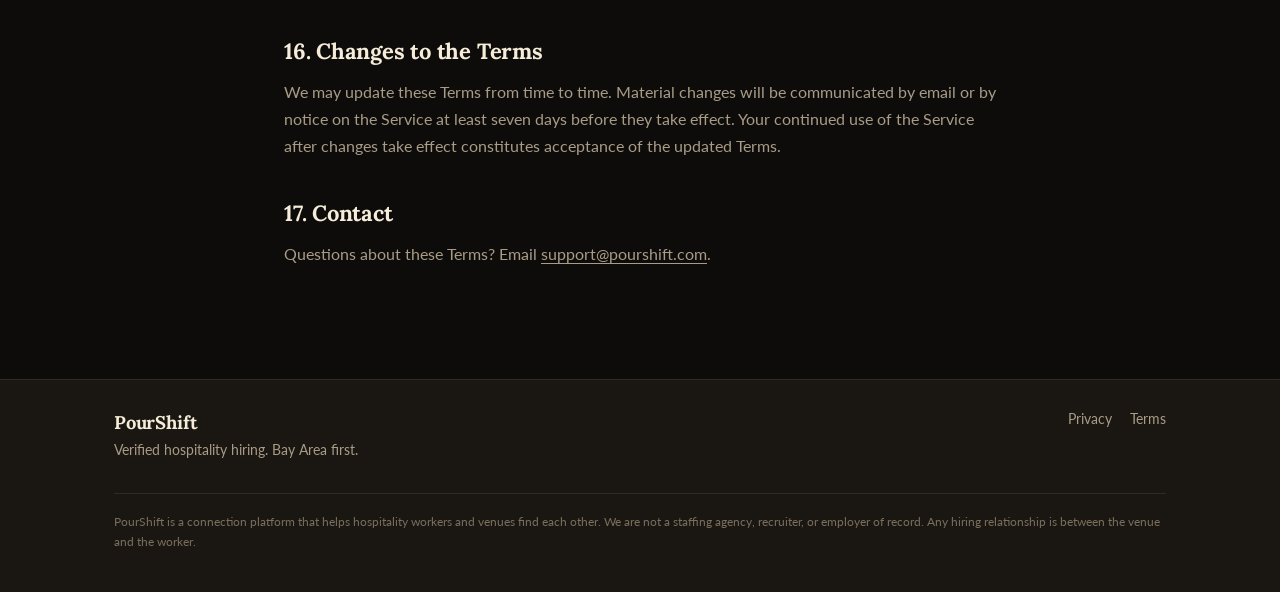
<file: terms.html>
<!doctype html>
<html lang="en">
<head>
  <meta charset="utf-8">
  <meta name="viewport" content="width=device-width, initial-scale=1, viewport-fit=cover">
  <title>Terms of Use, PourShift</title>
  <meta name="description" content="Terms governing your use of the PourShift platform for bartenders, barbacks, and hospitality venues.">
  <meta name="theme-color" content="#0e0c0a">
  <meta name="robots" content="index, follow">
  <link rel="icon" href="data:image/svg+xml,%3Csvg xmlns='http://www.w3.org/2000/svg' viewBox='0 0 32 32'%3E%3Crect width='32' height='32' rx='6' fill='%230e0c0a'/%3E%3Ctext x='16' y='22' text-anchor='middle' font-family='Georgia,serif' font-size='18' font-weight='700' fill='%23d4a87a'%3EP%3C/text%3E%3C/svg%3E">
  <link rel="preconnect" href="https://fonts.googleapis.com">
  <link rel="preconnect" href="https://fonts.gstatic.com" crossorigin>
  <link rel="stylesheet" href="https://fonts.googleapis.com/css2?family=Lora:wght@500;600;700&family=Lato:wght@400;700&display=swap">
  <link rel="stylesheet" href="./css/styles.css">
</head>
<body>

  <header class="site-header">
    <div class="container">
      <a href="./" class="brand">PourShift</a>
      <nav class="nav">
        <div class="nav-links">
          <a href="./#how">How It Works</a>
          <a href="./#pricing">Pricing</a>
          <a href="./#faq">FAQ</a>
        </div>
        <div class="nav-cta">
          <a class="btn btn-primary" href="./bartender.html">Join as a Bartender</a>
          <a class="btn btn-outline" href="./venue.html">Join as a Venue</a>
        </div>
      </nav>
    </div>
  </header>

  <main>
    <section class="legal">
      <div class="container legal-container">

        <h1>Terms of Use</h1>
        <p class="legal-meta"><strong>Effective date:</strong> May 25, 2026<br>
        <strong>Last updated:</strong> May 25, 2026</p>

        <p class="legal-lede">
          These Terms of Use ("Terms") govern your access to and use of
          the PourShift website and platform (the "Service") operated
          by PourShift ("PourShift," "we," "us," or "our"). By creating
          an account, joining the waitlist, or otherwise using the
          Service, you agree to these Terms. If you do not agree, do
          not use the Service.
        </p>

        <h2>1. Who can use the Service</h2>
        <p>
          You must be at least 21 years old and legally able to enter
          into a binding contract to use the Service. By using the
          Service, you represent that you meet these requirements and
          that the information you provide is true and accurate.
        </p>

        <h2>2. What PourShift is (and isn't)</h2>
        <p>
          PourShift is a connection platform that helps hospitality
          venues discover and contact bartenders and barbacks.
          <strong>PourShift is not a staffing agency, recruiter,
          employer of record, or employer of any worker on the
          platform.</strong> PourShift does not employ, pay, schedule,
          manage, supervise, train, or discipline workers, and does
          not determine wages, benefits, hours, or employment
          classification. Any hiring relationship, including whether
          a worker is engaged as an employee or in some other
          capacity, is solely between the venue and the worker.
        </p>

        <h2>3. Accounts</h2>
        <ul>
          <li>You are responsible for safeguarding your account
            credentials and for all activity under your account.</li>
          <li>You agree to provide accurate, current, and complete
            information and to keep it up to date.</li>
          <li>One person or legal entity per account. You may not share
            an account or transfer it without our written consent.</li>
          <li>We may suspend or terminate accounts that violate these
            Terms or that we believe pose a risk to other users.</li>
        </ul>

        <h2>4. Worker terms</h2>
        <p>If you sign up as a bartender or barback, you agree that:</p>
        <ul>
          <li>You are legally authorized to work in the United States;</li>
          <li>Certifications you upload (e.g., California RBS, food
            handler permits) are valid and issued to you;</li>
          <li>If your certifications expire, you may be reclassified
            as a barback until you renew, and you may only apply to
            barback roles during that period;</li>
          <li>Pour videos and other content you upload are your own
            work and do not infringe anyone else's rights;</li>
          <li>Any hiring arrangement and its terms, including pay,
            schedule, and employment classification, are between you
            and the venue;</li>
          <li>You are responsible for any taxes on payments you receive
            from venues and on any hire bonuses you receive from
            PourShift.</li>
        </ul>

        <h2>5. Venue terms</h2>
        <p>If you sign up as a venue, you agree that:</p>
        <ul>
          <li>You are solely responsible for hiring decisions and for
            complying with all applicable employment, wage-and-hour,
            anti-discrimination, tax, and worker-classification laws
            in connection with any worker you engage through the
            Service;</li>
          <li>You will use contact information revealed after paying
            an invite fee only to contact the worker about the role
            identified in the invite;</li>
          <li>You will not solicit, induce, or arrange for a worker
            you discovered through the Service to be engaged outside
            the platform in order to avoid the hire-confirmation fee,
            for a period of twelve (12) months after first contact
            through the Service;</li>
          <li>You will pay the hire-confirmation fee when you engage a
            worker first discovered through the Service, regardless of
            how that engagement is classified;</li>
          <li>You will not misrepresent your venue or the role you are
            hiring for.</li>
        </ul>

        <h2>6. Fees and payment</h2>
        <ul>
          <li><strong>Workers</strong> use the Service free of charge.
            Workers may earn hire bonuses, paid out by PourShift via
            ACH transfer or gift card at PourShift's option.</li>
          <li><strong>Venues</strong> are charged via credit card
            through our payment processor (Stripe) at two points: when
            they send an interview invite, and when they confirm a
            hire. The invite fee is credited toward the total hire fee,
            and the remaining balance is charged when the hire is
            confirmed.</li>
          <li><strong>Current per-hire pricing.</strong> $50 per
            interview invite and $200 total per hire ($150 due at hire
            after the invite fee is credited).</li>
          <li><strong>Optional subscriptions.</strong> Standard
            ($20/mo) and Pro ($50/mo) venue subscriptions include
            monthly invites and additional features as described on
            the Service. The cert-priority badge for bartenders is
            available as a $9.99/mo subscription. Subscriptions renew
            automatically each month until canceled. You can cancel at
            any time; cancellation takes effect at the end of the
            current billing period.</li>
          <li>By sending an invite or confirming a hire, you authorize
            PourShift (through Stripe) to charge the payment method on
            file for the applicable fee.</li>
          <li>All fees are in U.S. dollars, are exclusive of applicable
            taxes, and are non-refundable except as required by law or
            as expressly stated on the Service.</li>
          <li>Pricing may change. We will give at least 30 days' notice
            of any changes that affect recurring fees you are paying.
            Per-hire pricing changes apply only to new invites sent
            after the change takes effect.</li>
        </ul>

        <h2>7. User content</h2>
        <p>
          You retain ownership of the profile information,
          certifications, pour videos, photos, messages, and other
          content you submit ("User Content"). By submitting User
          Content, you grant PourShift a worldwide, non-exclusive,
          royalty-free license to host, store, reproduce, display, and
          distribute that content for the purpose of operating,
          promoting, and improving the Service. You can remove User
          Content at any time, after which the license ends except
          for copies retained for legal, backup, or anti-fraud
          purposes.
        </p>
        <p>
          You represent that you have all rights necessary to grant
          this license and that your User Content does not violate any
          law or third-party right.
        </p>

        <h2>8. Acceptable use</h2>
        <p>You agree not to:</p>
        <ul>
          <li>Misrepresent your identity, experience, or certifications;</li>
          <li>Upload false, misleading, defamatory, or unlawful content;</li>
          <li>Harass, threaten, or discriminate against any user;</li>
          <li>Circumvent the invite or hire-confirmation fee, scrape
            the Service, or reverse engineer any part of it;</li>
          <li>Upload viruses, malware, or other harmful code;</li>
          <li>Interfere with the operation of the Service or attempt
            unauthorized access to other accounts or systems.</li>
        </ul>

        <h2>9. Third-party services</h2>
        <p>
          The Service relies on third parties such as Stripe (payments),
          Supabase (database), ACH and gift card providers (bartender
          payouts), and Netlify (hosting). Your use of those services
          through PourShift is also subject to their own terms.
          PourShift is not responsible for third-party services.
        </p>

        <h2>10. Intellectual property</h2>
        <p>
          The Service, including its software, design, text, graphics,
          and trademarks (including "PourShift"), is owned by PourShift
          or its licensors and is protected by intellectual property
          laws. Except for the limited rights to use the Service, no
          rights are granted to you.
        </p>

        <h2>11. Disclaimers</h2>
        <p>
          THE SERVICE IS PROVIDED "AS IS" AND "AS AVAILABLE" WITHOUT
          WARRANTIES OF ANY KIND, EXPRESS OR IMPLIED, INCLUDING
          WARRANTIES OF MERCHANTABILITY, FITNESS FOR A PARTICULAR
          PURPOSE, NON-INFRINGEMENT, AND ANY WARRANTY ARISING OUT OF
          COURSE OF DEALING OR USAGE OF TRADE.
        </p>
        <p>
          PourShift does not guarantee that any worker will be hired,
          that any venue will hire a particular worker, or that any
          certification, identity, or qualification information is
          accurate. Venues are responsible for verifying worker
          qualifications and for compliance with applicable law.
          Workers and venues are solely responsible for the terms and
          legality of any engagement they enter into with each other.
        </p>

        <h2>12. Limitation of liability</h2>
        <p>
          TO THE FULLEST EXTENT PERMITTED BY LAW, POURSHIFT AND ITS
          OFFICERS, EMPLOYEES, AND AGENTS WILL NOT BE LIABLE FOR ANY
          INDIRECT, INCIDENTAL, SPECIAL, CONSEQUENTIAL, OR PUNITIVE
          DAMAGES, OR ANY LOSS OF PROFITS, REVENUE, DATA, OR GOODWILL,
          ARISING OUT OF OR RELATED TO YOUR USE OF THE SERVICE. OUR
          TOTAL LIABILITY FOR ANY CLAIM ARISING OUT OF OR RELATED TO
          THESE TERMS OR THE SERVICE WILL NOT EXCEED THE GREATER OF
          (A) THE AMOUNT YOU PAID POURSHIFT IN THE TWELVE MONTHS
          BEFORE THE EVENT GIVING RISE TO THE CLAIM, OR (B) ONE
          HUNDRED U.S. DOLLARS ($100).
        </p>

        <h2>13. Indemnification</h2>
        <p>
          You agree to defend, indemnify, and hold harmless PourShift,
          its affiliates, and its personnel from any claim, loss, or
          expense (including reasonable attorneys' fees) arising out
          of your use of the Service, your User Content, your
          violation of these Terms, your violation of any law or
          third-party right, or any dispute between you and another
          user, including any claim by a worker, venue, or
          government agency arising out of an engagement between a
          worker and a venue.
        </p>

        <h2>14. Termination</h2>
        <p>
          You may stop using the Service at any time. We may suspend
          or terminate your account if you violate these Terms or if
          we believe your use of the Service creates risk for us or
          other users. On termination, your right to use the Service
          ends, but Sections 5-7 and 10-17 will survive.
        </p>

        <h2>15. Governing law and disputes</h2>
        <p>
          These Terms are governed by the laws of the State of
          California, without regard to its conflict-of-laws rules.
          Any dispute arising out of or related to these Terms or the
          Service will be brought exclusively in the state or federal
          courts located in San Francisco County, California, and you
          consent to personal jurisdiction there.
        </p>

        <h2>16. Changes to the Terms</h2>
        <p>
          We may update these Terms from time to time. Material
          changes will be communicated by email or by notice on the
          Service at least seven days before they take effect. Your
          continued use of the Service after changes take effect
          constitutes acceptance of the updated Terms.
        </p>

        <h2>17. Contact</h2>
        <p>
          Questions about these Terms? Email
          <a href="mailto:support@pourshift.com">support@pourshift.com</a>.
        </p>

      </div>
    </section>
  </main>

  <footer class="site-footer">
    <div class="container">
      <div class="brand-block">
        <span class="brand">PourShift</span>
        <p>Verified hospitality hiring. Bay Area first.</p>
      </div>
      <div class="links">
        <a href="./privacy.html">Privacy</a>
        <a href="./terms.html">Terms</a>
      </div>
      <p class="disclaimer">
        PourShift is a connection platform that helps hospitality
        workers and venues find each other. We are not a staffing
        agency, recruiter, or employer of record. Any hiring
        relationship is between the venue and the worker.
      </p>
    </div>
  </footer>

</body>
</html>
</file>
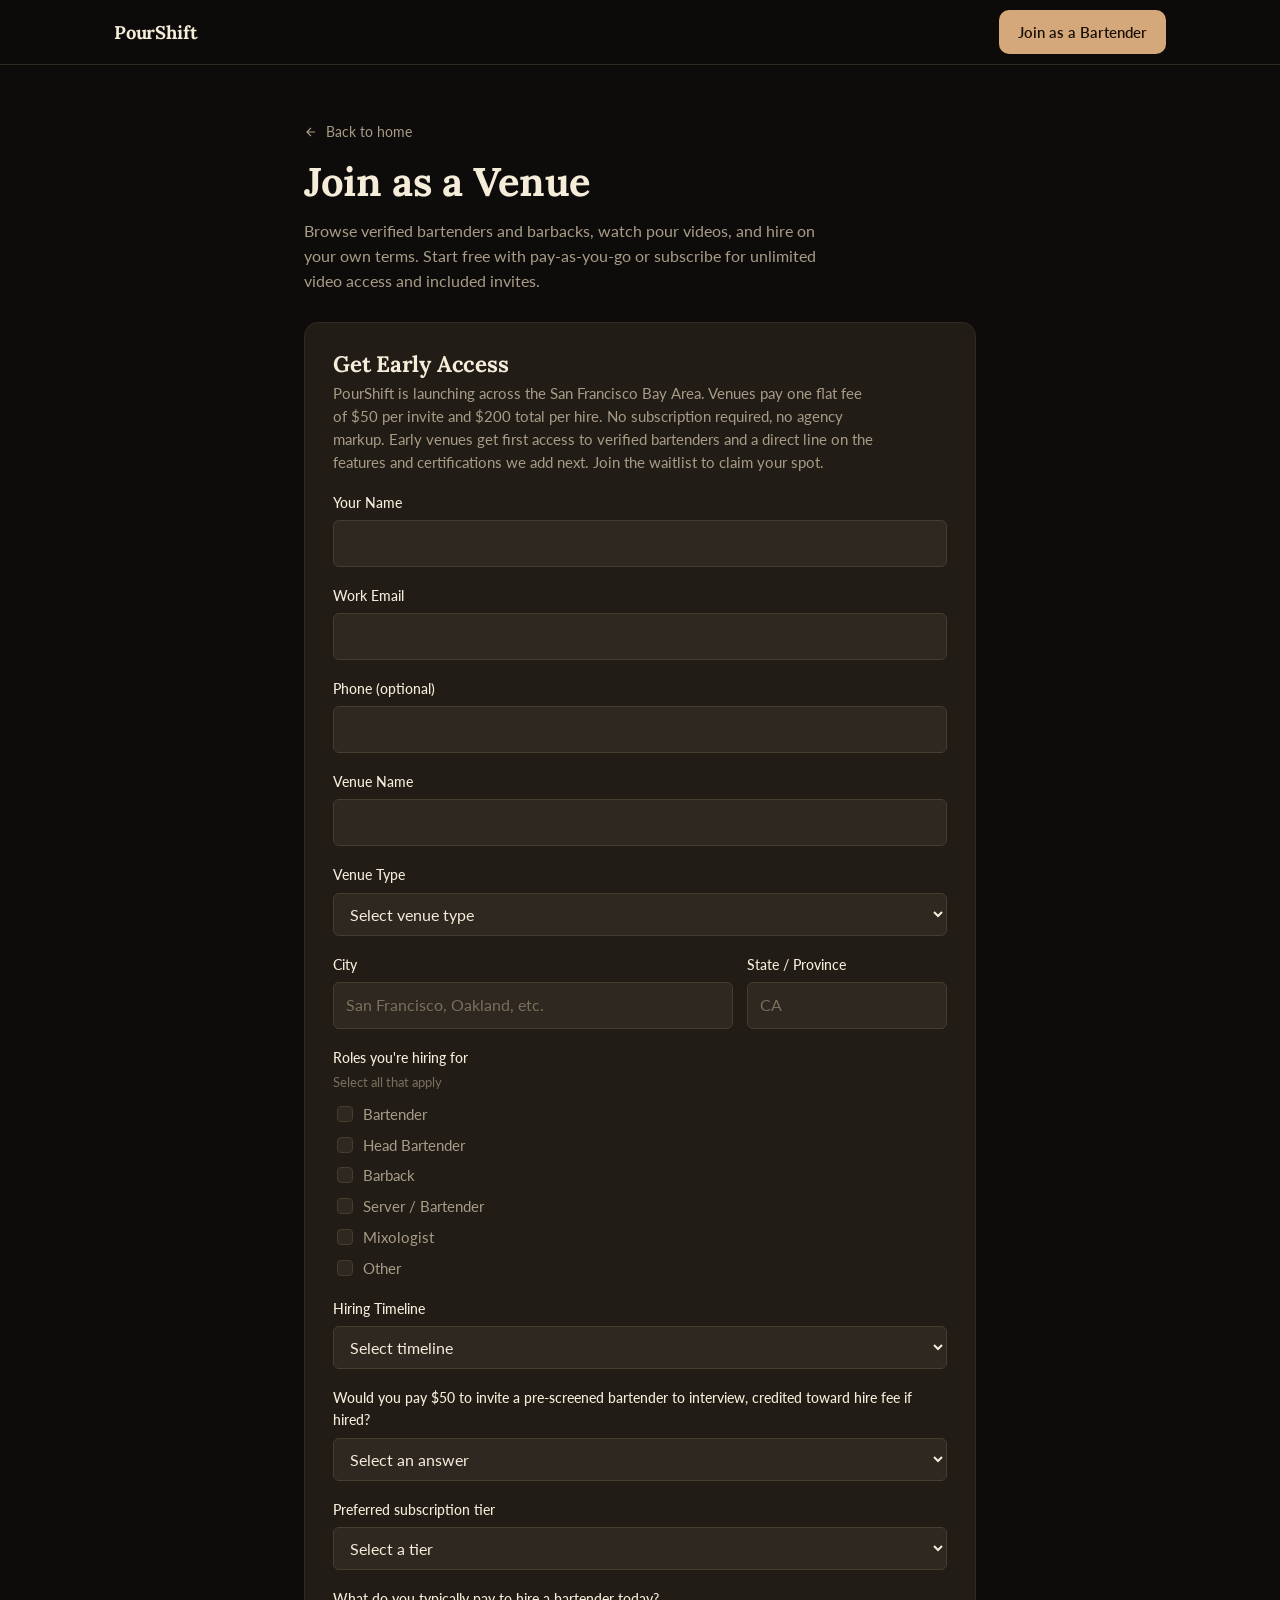
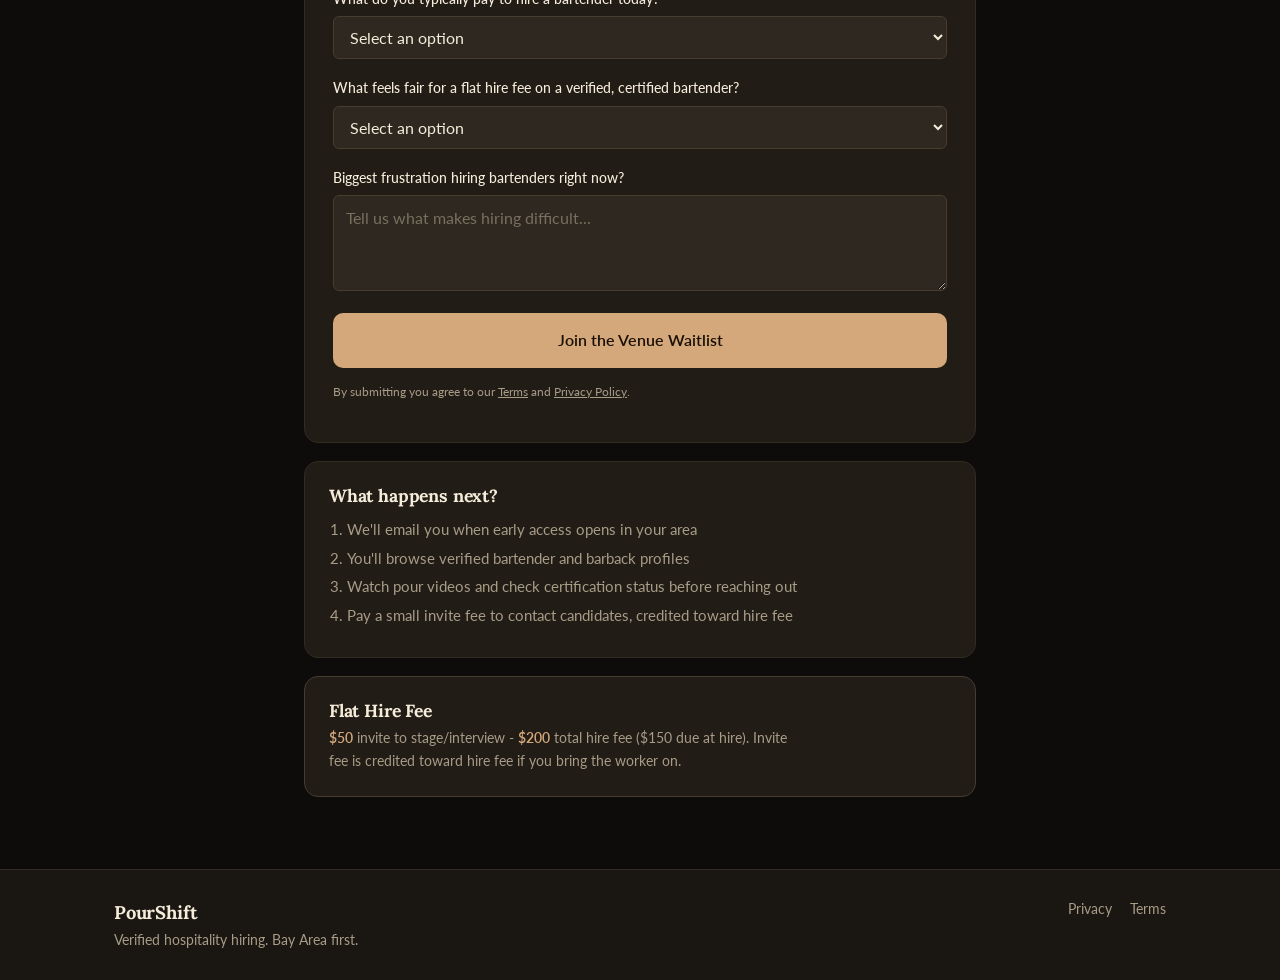
<file: venue.html>
<!doctype html>
<html lang="en">
<head>
  <meta charset="utf-8">
  <meta name="viewport" content="width=device-width, initial-scale=1, viewport-fit=cover">
  <title>Join as a Venue, PourShift</title>
  <meta name="description" content="Browse verified bartenders and barbacks, watch pour videos, and hire on your own terms in the San Francisco Bay Area.">
  <meta name="theme-color" content="#0e0c0a">
  <link rel="icon" href="data:image/svg+xml,%3Csvg xmlns='http://www.w3.org/2000/svg' viewBox='0 0 32 32'%3E%3Crect width='32' height='32' rx='6' fill='%230e0c0a'/%3E%3Ctext x='16' y='22' text-anchor='middle' font-family='Georgia,serif' font-size='18' font-weight='700' fill='%23d4a87a'%3EP%3C/text%3E%3C/svg%3E">
  <link rel="preconnect" href="https://fonts.googleapis.com">
  <link rel="preconnect" href="https://fonts.gstatic.com" crossorigin>
  <link rel="stylesheet" href="https://fonts.googleapis.com/css2?family=Lora:wght@500;600;700&family=Lato:wght@400;700&display=swap">
  <link rel="stylesheet" href="./css/styles.css">
</head>
<body>

  <header class="site-header">
    <div class="container">
      <a href="./" class="brand">PourShift</a>
      <nav class="nav">
        <div class="nav-cta">
          <a class="btn btn-primary" href="./bartender.html">Join as a Bartender</a>
        </div>
      </nav>
    </div>
  </header>

  <main>
    <section class="signup-hero">
      <div class="container-narrow">
        <a href="./" class="back-link">
          <svg width="14" height="14" viewBox="0 0 24 24" fill="none" stroke="currentColor" stroke-width="2"><path d="M19 12H5M12 19l-7-7 7-7"/></svg>
          Back to home
        </a>
        <h1>Join as a Venue</h1>
        <p>
          Browse verified bartenders and barbacks, watch pour videos, and hire
          on your own terms. Start free with pay-as-you-go or subscribe
          for unlimited video access and included invites.
        </p>

        <!-- ============================== FORM ============================== -->
        <form class="form-card" data-signup-type="venue" novalidate autocomplete="on">
          <h2>Get Early Access</h2>
          <p>
            PourShift is launching across the San Francisco Bay Area.
            Venues pay one flat fee of $50 per invite and $200 total
            per hire. No subscription required, no agency markup. Early
            venues get first access to verified bartenders and a direct
            line on the features and certifications we add next. Join
            the waitlist to claim your spot.
          </p>

          <div class="hp-field" aria-hidden="true">
            <label>Company website (leave blank)
              <input type="text" name="company_website" tabindex="-1" autocomplete="off">
            </label>
          </div>

          <div class="form-group">
            <label for="vn-name">Your Name</label>
            <input class="input" id="vn-name" name="name" type="text"
                   required maxlength="120" autocomplete="name">
            <div class="field-error"></div>
          </div>

          <div class="form-group">
            <label for="vn-email">Work Email</label>
            <input class="input" id="vn-email" name="email" type="email"
                   required maxlength="254" autocomplete="email" inputmode="email">
            <div class="field-error"></div>
          </div>

          <div class="form-group">
            <label for="vn-phone">Phone (optional)</label>
            <input class="input" id="vn-phone" name="phone" type="tel"
                   maxlength="32" autocomplete="tel" inputmode="tel">
            <div class="field-error"></div>
          </div>

          <div class="form-group">
            <label for="vn-vname">Venue Name</label>
            <input class="input" id="vn-vname" name="venue_name" type="text"
                   required maxlength="160" autocomplete="organization">
            <div class="field-error"></div>
          </div>

          <div class="form-group">
            <label for="vn-vtype">Venue Type</label>
            <select class="select" id="vn-vtype" name="venue_type" required>
              <option value="" selected disabled>Select venue type</option>
              <option>Cocktail bar</option>
              <option>Restaurant</option>
              <option>Hotel bar</option>
              <option>Nightclub</option>
              <option>Brewery / Taproom</option>
              <option>Winery / Wine bar</option>
              <option>Event venue / Catering</option>
              <option>Other</option>
            </select>
            <div class="field-error"></div>
          </div>

          <div class="form-row">
            <div class="form-group">
              <label for="vn-city">City</label>
              <input class="input" id="vn-city" name="city" type="text"
                     required maxlength="120" placeholder="San Francisco, Oakland, etc.">
              <div class="field-error"></div>
            </div>
            <div class="form-group">
              <label for="vn-state">State / Province</label>
              <input class="input" id="vn-state" name="state" type="text"
                     required maxlength="80" placeholder="CA" autocomplete="address-level1">
              <div class="field-error"></div>
            </div>
          </div>

          <div class="form-group" data-group="roles_hiring_for">
            <span class="group-label">Roles you're hiring for</span>
            <span class="help">Select all that apply</span>
            <div class="check-group">
              <label class="check"><input type="checkbox" name="roles_hiring_for" value="Bartender">Bartender</label>
              <label class="check"><input type="checkbox" name="roles_hiring_for" value="Head Bartender">Head Bartender</label>
              <label class="check"><input type="checkbox" name="roles_hiring_for" value="Barback">Barback</label>
              <label class="check"><input type="checkbox" name="roles_hiring_for" value="Server / Bartender">Server / Bartender</label>
              <label class="check"><input type="checkbox" name="roles_hiring_for" value="Mixologist">Mixologist</label>
              <label class="check" data-toggles="#vn-roles-other-wrap"><input type="checkbox" name="roles_hiring_for" value="Other" data-other-toggle>Other</label>
            </div>
            <div id="vn-roles-other-wrap" class="other-input-wrap" hidden>
              <label for="vn-roles-other" class="help">Tell us what other role(s)</label>
              <input class="input" id="vn-roles-other" name="roles_hiring_for_other" type="text"
                     maxlength="200" placeholder="e.g. Sommelier, Floor Manager">
            </div>
            <div class="field-error"></div>
          </div>

          <div class="form-group">
            <label for="vn-timeline">Hiring Timeline</label>
            <select class="select" id="vn-timeline" name="hiring_timeline" required>
              <option value="" selected disabled>Select timeline</option>
              <option>Immediately</option>
              <option>Within 2 weeks</option>
              <option>Within 1 month</option>
              <option>Within 3 months</option>
              <option>Just exploring</option>
            </select>
            <div class="field-error"></div>
          </div>

          <div class="form-group">
            <label for="vn-fee">Would you pay $50 to invite a pre-screened bartender to interview, credited toward hire fee if hired?</label>
            <select class="select" id="vn-fee" name="would_pay_invite_fee" required>
              <option value="" selected disabled>Select an answer</option>
              <option>Yes</option>
              <option>Maybe, depends on profile quality</option>
              <option>No</option>
            </select>
            <div class="field-error"></div>
          </div>

          <div class="form-group">
            <label for="vn-tier">Preferred subscription tier</label>
            <select class="select" id="vn-tier" name="preferred_subscription_tier" required>
              <option value="" selected disabled>Select a tier</option>
              <option value="Free / Pay as you go">Free / Pay as you go, browse + 1 free video per worker, $15 to unlock more</option>
              <option value="Standard, $20/mo">Standard ($20/mo), unlimited videos, full cert details, post job listings, 3 invites/mo included</option>
              <option value="Pro, $50/mo">Pro ($50/mo), all Standard features, post job listings, 10 invites/mo, custom pour video requests, shortlists, priority support</option>
              <option value="Not sure yet">Not sure yet</option>
            </select>
            <div class="field-error"></div>
          </div>

          <div class="form-group">
            <label for="vn-cur-cost">What do you typically pay to hire a bartender today?</label>
            <select class="select" id="vn-cur-cost" name="current_hiring_cost" required>
              <option value="" selected disabled>Select an option</option>
              <option value="Nothing, word of mouth or walk-ins">Nothing, word of mouth or walk-ins</option>
              <option value="Under $100, job board posting">Under $100, job board posting</option>
              <option value="$100 to $500, job boards + screening time">$100 to $500, job boards + screening time</option>
              <option value="$500 to $2,000, paid sourcing or trial shifts">$500 to $2,000, paid sourcing or trial shifts</option>
              <option value="$2,000 to $5,000, staffing agency placement">$2,000 to $5,000, staffing agency placement</option>
              <option value="Over $5,000, full staffing agency fee">Over $5,000, full staffing agency fee</option>
              <option value="Not sure">Not sure</option>
            </select>
            <div class="field-error"></div>
          </div>

          <div class="form-group">
            <label for="vn-fair-fee">What feels fair for a flat hire fee on a verified, certified bartender?</label>
            <select class="select" id="vn-fair-fee" name="fair_hire_fee" required>
              <option value="" selected disabled>Select an option</option>
              <option value="Under $200">Under $200</option>
              <option value="$200 to $349">$200 to $349</option>
              <option value="$350 to $499">$350 to $499</option>
              <option value="$500 to $749">$500 to $749</option>
              <option value="$750 to $999">$750 to $999</option>
              <option value="$1,000+">$1,000+</option>
              <option value="Depends on the role">Depends on the role</option>
            </select>
            <div class="field-error"></div>
          </div>

          <div class="form-group">
            <label for="vn-frust">Biggest frustration hiring bartenders right now?</label>
            <textarea class="textarea" id="vn-frust" name="biggest_hiring_frustration"
                      maxlength="2000" placeholder="Tell us what makes hiring difficult..."></textarea>
            <div class="field-error"></div>
          </div>

          <div class="submit-row">
            <button class="btn btn-primary btn-lg btn-block" type="submit">
              Join the Venue Waitlist
            </button>
          </div>

          <div class="form-msg" role="status" aria-live="polite"></div>

          <p class="muted" style="margin-top: 14px; font-size: .78rem;">
            By submitting you agree to our
            <a href="./terms.html" style="color: var(--text-muted); text-decoration: underline;">Terms</a> and
            <a href="./privacy.html" style="color: var(--text-muted); text-decoration: underline;">Privacy Policy</a>.
          </p>
        </form>
        <!-- ============================ /FORM ============================== -->

        <div class="info-card">
          <h3>What happens next?</h3>
          <ol>
            <li>We'll email you when early access opens in your area</li>
            <li>You'll browse verified bartender and barback profiles</li>
            <li>Watch pour videos and check certification status before reaching out</li>
            <li>Pay a small invite fee to contact candidates, credited toward hire fee</li>
          </ol>
        </div>

        <div class="info-card bonus">
          <h3>Flat Hire Fee</h3>
          <p>
            <span class="accent">$50</span> invite to stage/interview -
            <span class="accent">$200</span> total hire fee ($150 due at hire).
            Invite fee is credited toward hire fee if you bring the worker on.
          </p>
        </div>
      </div>
    </section>
  </main>

  <footer class="site-footer">
    <div class="container">
      <div class="brand-block">
        <span class="brand">PourShift</span>
        <p>Verified hospitality hiring. Bay Area first.</p>
      </div>
      <div class="links">
        <a href="./privacy.html">Privacy</a>
        <a href="./terms.html">Terms</a>
      </div>
    </div>
  </footer>

  <script src="./js/config.js"></script>
  <script src="./js/form.js"></script>
</body>
</html>
</file>
<file: css/styles.css>
/* =====================================================================
   PourShift, design system
   Dark-mode marketing site. Serif headings, warm-gold accent.
   ===================================================================== */

:root {
  /* Surfaces */
  --bg:                #0e0c0a;        /* page background */
  --bg-elevated:       #1a1611;        /* alt sections (Why It's Different / Pricing) */
  --surface:           #211c16;        /* cards */
  --surface-2:         #2a241c;        /* nested / pricing standard */
  --input-bg:          #2e2820;        /* form fields */

  /* Lines */
  --border:            #322b22;
  --border-strong:     #463c2f;

  /* Text */
  --text:              #f5ecd9;        /* primary cream */
  --text-muted:        #a89c87;        /* secondary muted */
  --text-faint:        #7a6f5e;

  /* Accent, warm gold */
  --gold:              #d4a87a;
  --gold-2:            #c89a6a;
  --gold-soft:         #e8c89a;
  --gold-ink:          #1a1006;        /* text on gold buttons, deep brown for contrast */

  /* Status */
  --success:           #6db17a;

  /* Type */
  --font-serif: "Lora", Georgia, "Times New Roman", serif;
  --font-sans:  "Lato", -apple-system, BlinkMacSystemFont, "Segoe UI", Roboto, "Helvetica Neue", Arial, sans-serif;

  /* Radii */
  --r-sm: 6px;
  --r:    10px;
  --r-lg: 14px;

  /* Layout */
  --content-w: 1100px;
  --content-w-narrow: 720px;
}

/* ---------- Reset ---------- */
*, *::before, *::after { box-sizing: border-box; }
html, body { margin: 0; padding: 0; }
html { -webkit-text-size-adjust: 100%; scroll-behavior: smooth; }
body {
  background: var(--bg);
  color: var(--text);
  font-family: var(--font-sans);
  font-size: 16px;
  line-height: 1.55;
  -webkit-font-smoothing: antialiased;
  -moz-osx-font-smoothing: grayscale;
  text-rendering: optimizeLegibility;
}
img, svg { display: block; max-width: 100%; }
a { color: inherit; text-decoration: none; }
button { font: inherit; cursor: pointer; }

/* ---------- Type ---------- */
h1, h2, h3, h4 {
  font-family: var(--font-serif);
  font-weight: 700;
  color: var(--text);
  letter-spacing: -0.01em;
  line-height: 1.15;
  margin: 0 0 .5em;
}
h1 { font-size: clamp(2.25rem, 4.5vw, 3.25rem); }
h2 { font-size: clamp(1.75rem, 3vw, 2.25rem); }
h3 { font-size: 1.15rem; }

p { margin: 0 0 1em; color: var(--text-muted); }
small, .muted { color: var(--text-muted); font-size: .9rem; }

/* ---------- Layout ---------- */
.container        { width: 100%; max-width: var(--content-w); margin: 0 auto; padding: 0 24px; }
.container-narrow { width: 100%; max-width: var(--content-w-narrow); margin: 0 auto; padding: 0 24px; }

section { padding: 72px 0; }
.section-alt { background: var(--bg-elevated); }

/* ---------- Header ---------- */
.site-header {
  position: sticky; top: 0; z-index: 50;
  background: rgba(14,12,10,.9);
  backdrop-filter: saturate(140%) blur(10px);
  -webkit-backdrop-filter: saturate(140%) blur(10px);
  border-bottom: 1px solid var(--border);
}
.site-header .container {
  display: flex; align-items: center; justify-content: space-between;
  height: 64px;
}
.brand {
  font-family: var(--font-serif);
  font-weight: 700; font-size: 1.15rem;
  color: var(--text); letter-spacing: -.01em;
}
.nav { display: flex; align-items: center; gap: 28px; }
.nav .nav-links { display: flex; gap: 22px; }
.nav .nav-links a { color: var(--text-muted); font-size: .92rem; transition: color .15s; }
.nav .nav-links a:hover { color: var(--text); }
.nav-cta { display: flex; gap: 10px; align-items: center; }
/* Nav CTAs are buttons, let .btn-primary / .btn-outline set their own colors */
.nav-cta a.btn-primary { color: var(--gold-ink); }
.nav-cta a.btn-outline { color: var(--gold); }

@media (max-width: 720px) {
  .nav .nav-links { display: none; }
}

/* ---------- Buttons ---------- */
.btn {
  display: inline-flex; align-items: center; justify-content: center;
  padding: 10px 18px;
  border-radius: var(--r);
  font-size: .92rem; font-weight: 600;
  border: 1px solid transparent;
  transition: transform .08s ease, background .15s ease, border-color .15s ease, opacity .15s;
  white-space: nowrap;
}
.btn:active { transform: translateY(1px); }
.btn-primary {
  background: var(--gold);
  color: var(--gold-ink);
}
.btn-primary:hover { background: var(--gold-soft); }
.btn-outline {
  background: transparent;
  color: var(--gold);
  border-color: var(--gold);
}
.btn-outline:hover { background: rgba(212,168,122,.08); }
.btn-block { width: 100%; }
.btn-lg { padding: 14px 22px; font-size: 1rem; }
.btn[disabled] { opacity: .55; cursor: not-allowed; }

/* ---------- Hero ---------- */
.hero { padding: 80px 0 56px; }
.hero h1 { max-width: 18ch; }
.hero p.lede { max-width: 60ch; font-size: 1.05rem; color: var(--text-muted); }
.hero .cta-row { display: flex; gap: 12px; margin-top: 22px; flex-wrap: wrap; }

/* ---------- Video preview card ---------- */
.video-card {
  margin-top: 40px;
  background: var(--surface);
  border: 1px solid var(--border);
  border-radius: var(--r-lg);
  padding: 18px;
  max-width: 460px;
}
.video-card .head { display: flex; justify-content: space-between; align-items: flex-start; gap: 12px; }
.video-card .name { font-family: var(--font-serif); font-size: 1.05rem; color: var(--text); margin: 0 0 2px; }
.video-card .meta { color: var(--text-muted); font-size: .85rem; }
.badge {
  display: inline-flex; align-items: center; gap: 6px;
  font-size: .75rem; padding: 4px 10px;
  border-radius: 999px;
  background: rgba(109,177,122,.12);
  color: var(--success);
  border: 1px solid rgba(109,177,122,.3);
}
/* Inline-SVG checkmark icon rendered in the markup, guarantees the
   check renders on every browser, no mask quirks. */
.badge .badge-icon { display: inline-block; flex-shrink: 0; color: var(--success); }
.video-row { display: flex; gap: 12px; margin-top: 14px; }
.video-stage {
  flex: 1; aspect-ratio: 4/3;
  background: linear-gradient(180deg, #1a1611 0%, #110d09 100%);
  border-radius: var(--r);
  display: grid; place-items: center;
  border: 1px solid var(--border);
}
.play-icon {
  width: 48px; height: 48px; border-radius: 50%;
  border: 2px solid var(--gold);
  color: var(--gold);
  display: grid; place-items: center;
}
.video-thumbs { display: flex; flex-direction: column; gap: 10px; }
.thumb {
  width: 56px; aspect-ratio: 4/3;
  background: var(--bg);
  border: 1px solid var(--border);
  border-radius: var(--r-sm);
  display: grid; place-items: center;
  color: var(--text-faint);
}
.video-card .foot { margin-top: 14px; font-size: .8rem; color: var(--text-faint); }

/* ---------- How It Works ---------- */
.section-title { text-align: center; margin-bottom: 40px; }
.cols-2 { display: grid; grid-template-columns: 1fr 1fr; gap: 56px; }
@media (max-width: 760px) { .cols-2 { grid-template-columns: 1fr; gap: 36px; } }

.col-title { font-family: var(--font-serif); font-size: 1.15rem; margin-bottom: 18px; }
.steps { list-style: none; padding: 0; margin: 0; display: flex; flex-direction: column; gap: 14px; }
.steps li {
  display: grid; grid-template-columns: 28px 1fr; gap: 14px; align-items: start;
  color: var(--text-muted); font-size: .95rem;
}
.steps li .num {
  width: 24px; height: 24px; border-radius: 50%;
  background: rgba(212,168,122,.12);
  color: var(--gold);
  border: 1px solid rgba(212,168,122,.3);
  display: grid; place-items: center;
  font-size: .8rem; font-weight: 600;
  font-family: var(--font-sans);
}

/* ---------- Why It's Different / feature grid ---------- */
.feature-grid {
  display: grid; grid-template-columns: 1fr 1fr; gap: 18px;
}
@media (max-width: 760px) { .feature-grid { grid-template-columns: 1fr; } }
.feature-card {
  background: var(--surface);
  border: 1px solid var(--border);
  border-radius: var(--r);
  padding: 22px;
}
.feature-card h3 { font-size: 1.05rem; margin-bottom: 8px; }
.feature-card p { margin: 0; font-size: .92rem; }

/* ---------- Pricing ---------- */
.pricing-grid {
  display: grid; grid-template-columns: repeat(3, 1fr); gap: 18px;
  margin-top: 28px;
}
@media (max-width: 860px) { .pricing-grid { grid-template-columns: 1fr; max-width: 420px; margin-left: auto; margin-right: auto; } }
.price-card {
  background: var(--surface);
  border: 1px solid var(--border);
  border-radius: var(--r);
  padding: 24px;
  display: flex; flex-direction: column; gap: 12px;
}
.price-card.featured {
  background: var(--surface-2);
  border-color: var(--gold);
}
.price-card .tier { font-family: var(--font-serif); font-size: 1.1rem; margin: 0; }
.price-card .price { font-family: var(--font-serif); font-size: 2.2rem; line-height: 1; color: var(--text); }
.price-card .price small { font-size: .85rem; color: var(--text-muted); font-family: var(--font-sans); font-weight: 400; }
.price-card .lede { color: var(--text-muted); font-size: .9rem; margin: 0; }
.price-card ul { list-style: none; padding: 0; margin: 8px 0 0; display: flex; flex-direction: column; gap: 8px; }
.price-card li {
  font-size: .9rem; color: var(--text-muted);
  display: grid; grid-template-columns: 18px 1fr; gap: 8px; align-items: start;
}
.price-card li::before {
  content: "✓"; color: var(--gold);
  font-size: .9rem; line-height: 1.4;
}
.price-card li { padding-left: 0; }
.price-card li::marker { content: none; }

/* Flat hire fee strip */
.fee-strip {
  margin-top: 28px;
  background: #1a1611;
  border: 1px solid var(--border-strong);
  border-radius: var(--r);
  padding: 24px;
  text-align: center;
}
.fee-strip.founding { border-color: var(--gold); box-shadow: 0 0 0 1px rgba(212, 168, 122, 0.18); }
.fee-strip .founding-tag {
  display: inline-block;
  font-family: var(--font-sans);
  font-size: .72rem;
  font-weight: 700;
  letter-spacing: .08em;
  text-transform: uppercase;
  color: var(--gold);
  background: rgba(212, 168, 122, 0.08);
  border: 1px solid var(--gold);
  border-radius: 999px;
  padding: 4px 12px;
  margin-bottom: 14px;
}
.fee-strip h3 { font-size: 1.05rem; margin-bottom: 16px; }
.fee-numbers { display: grid; grid-template-columns: repeat(3, 1fr); gap: 16px; max-width: 560px; margin: 0 auto 12px; }
@media (max-width: 560px) { .fee-numbers { grid-template-columns: 1fr; } }
.fee-numbers .n { font-family: var(--font-serif); font-size: 1.6rem; color: var(--gold); }
.fee-numbers .l { font-size: .8rem; color: var(--text-muted); }
.fee-strip .small { font-size: .82rem; color: var(--text-faint); }

/* ---------- Launching ---------- */
.launching { text-align: center; }
.launching p { max-width: 60ch; margin: 0 auto; }

/* ---------- FAQ ---------- */
.faq-list { max-width: 700px; margin: 24px auto 0; display: flex; flex-direction: column; gap: 10px; }
.faq-item {
  background: var(--surface);
  border: 1px solid var(--border);
  border-radius: var(--r);
}
.faq-q {
  width: 100%; background: none; border: 0;
  text-align: left;
  padding: 16px 18px;
  color: var(--text); font-size: .95rem; font-weight: 500;
  display: flex; justify-content: space-between; align-items: center; gap: 16px;
}
.faq-q .chev { color: var(--text-muted); transition: transform .2s; }
.faq-item[open] .chev { transform: rotate(180deg); }
.faq-a {
  padding: 0 18px 16px;
  color: var(--text-muted); font-size: .92rem; line-height: 1.6;
}

/* ---------- Footer ---------- */
.site-footer {
  border-top: 1px solid var(--border);
  background: var(--bg-elevated);
  padding: 28px 0;
}
.site-footer .container { display: flex; justify-content: space-between; align-items: flex-start; gap: 24px; flex-wrap: wrap; }
.site-footer .brand-block .brand { display: block; margin-bottom: 4px; }
.site-footer .brand-block p { margin: 0; font-size: .85rem; color: var(--text-muted); }
.site-footer .links { display: flex; gap: 18px; }
.site-footer .links a { font-size: .9rem; color: var(--text-muted); }
.site-footer .links a:hover { color: var(--text); }
.site-footer .disclaimer { width: 100%; font-size: .78rem; color: var(--text-faint); border-top: 1px solid var(--border); padding-top: 18px; margin-top: 8px; }

/* ===================================================================
   Signup pages (bartender / venue)
   =================================================================== */

.back-link {
  display: inline-flex; align-items: center; gap: 8px;
  color: var(--text-muted); font-size: .9rem;
  margin-bottom: 16px;
}
.back-link:hover { color: var(--text); }

.signup-hero { padding-top: 56px; }
.signup-hero h1 { font-size: clamp(2rem, 3.5vw, 2.5rem); margin-bottom: 14px; }
.signup-hero p { max-width: 60ch; color: var(--text-muted); }

.form-card {
  background: var(--surface);
  border: 1px solid var(--border);
  border-radius: var(--r-lg);
  padding: 28px;
  margin-top: 28px;
}
.form-card h2 { font-size: 1.4rem; margin-bottom: 6px; }
.form-card > p { color: var(--text-muted); font-size: .92rem; }

.form-group { display: flex; flex-direction: column; gap: 6px; margin-top: 18px; min-width: 0; }

/* Two-up row (e.g. City + State). Collapses to single column on narrow viewports. */
.form-row { display: grid; grid-template-columns: 2fr 1fr; gap: 14px; }
.form-row > .form-group { margin-top: 18px; }
@media (max-width: 520px) {
  .form-row { grid-template-columns: 1fr; gap: 0; }
}

/* Conditional "Other" free-text input that appears when its checkbox is ticked. */
.other-input-wrap { margin-top: 10px; padding-left: 28px; display: flex; flex-direction: column; gap: 6px; }
.other-input-wrap[hidden] { display: none; }
.form-group > label,
.form-group > .group-label {
  font-size: .9rem; color: var(--text);
  font-family: var(--font-sans); font-weight: 500;
}
.form-group .help { font-size: .8rem; color: var(--text-faint); margin-top: -2px; }

.input, .select, .textarea {
  width: 100%;
  background: var(--input-bg);
  color: var(--text);
  border: 1px solid var(--border-strong);
  border-radius: var(--r-sm);
  padding: 10px 12px;
  font: inherit;
  transition: border-color .15s, box-shadow .15s;
}
.textarea { min-height: 96px; resize: vertical; }
.input::placeholder, .textarea::placeholder { color: var(--text-faint); }
.input:focus, .select:focus, .textarea:focus {
  outline: none;
  border-color: var(--gold);
  box-shadow: 0 0 0 3px rgba(212,168,122,.18);
}

/* Checkbox group */
.check-group { display: flex; flex-direction: column; gap: 8px; margin-top: 4px; }
.check {
  display: grid; grid-template-columns: 20px 1fr; gap: 10px; align-items: start;
  font-size: .92rem; color: var(--text-muted); cursor: pointer;
}
.check input[type="checkbox"] {
  appearance: none; -webkit-appearance: none;
  width: 16px; height: 16px; margin-top: 3px;
  border: 1px solid var(--border-strong);
  background: var(--input-bg);
  border-radius: 4px;
  display: grid; place-items: center;
  cursor: pointer;
}
.check input[type="checkbox"]:checked { background: var(--gold); border-color: var(--gold); }
.check input[type="checkbox"]:checked::after {
  content: ""; width: 9px; height: 5px;
  border-left: 2px solid var(--gold-ink); border-bottom: 2px solid var(--gold-ink);
  transform: rotate(-45deg) translate(1px, -1px);
}
.check input[type="checkbox"]:focus-visible {
  outline: 2px solid var(--gold);
  outline-offset: 2px;
}

/* Honeypot, visually hidden, accessibility-hidden, but present in DOM */
.hp-field {
  position: absolute !important;
  left: -10000px !important;
  top: auto !important;
  width: 1px !important; height: 1px !important;
  overflow: hidden !important;
}

/* Form-level messages */
.form-msg {
  margin-top: 16px;
  padding: 12px 14px;
  border-radius: var(--r-sm);
  font-size: .9rem;
  display: none;
}
.form-msg.is-visible { display: block; }
.form-msg.is-error   { background: rgba(220,90,80,.1);  border: 1px solid rgba(220,90,80,.35);  color: #f3b6b1; }
.form-msg.is-success { background: rgba(109,177,122,.1); border: 1px solid rgba(109,177,122,.35); color: #b3dcbb; }

/* Field error */
.field-error { font-size: .8rem; color: #f3b6b1; margin-top: 4px; display: none; }
.field-error.is-visible { display: block; }
.input.is-invalid, .select.is-invalid, .textarea.is-invalid {
  border-color: rgba(220,90,80,.55);
}

/* Submit area */
.submit-row { margin-top: 22px; }

/* Info cards below form */
.info-card {
  background: var(--surface);
  border: 1px solid var(--border);
  border-radius: var(--r-lg);
  padding: 24px;
  margin-top: 18px;
}
.info-card h3 { font-size: 1.1rem; margin-bottom: 12px; }
.info-card ol { margin: 0; padding-left: 1.2em; color: var(--text-muted); font-size: .92rem; }
.info-card ol li { margin-bottom: 6px; }

.info-card.bonus { border-color: var(--border-strong); }
.info-card.bonus h3 { margin-bottom: 6px; }
.info-card.bonus p { margin: 0; font-size: .9rem; }
.info-card.bonus .accent { color: var(--gold); font-weight: 600; }



/* Reduced motion */
@media (prefers-reduced-motion: reduce) {
  * { animation: none !important; transition: none !important; }
  html { scroll-behavior: auto; }
}

/* ============================ Legal pages ============================ */
.legal { padding: 64px 0 96px; }
.legal-container { max-width: 760px; }
.legal h1 {
  font-family: 'Lora', Georgia, serif;
  font-size: clamp(32px, 4vw, 44px);
  line-height: 1.15;
  margin: 0 0 8px;
}
.legal .legal-meta {
  color: var(--muted, #6b6661);
  font-size: 14px;
  margin: 0 0 32px;
}
.legal .legal-lede {
  font-size: 17px;
  line-height: 1.65;
  margin: 0 0 24px;
}
.legal h2 {
  font-family: 'Lora', Georgia, serif;
  font-size: 22px;
  line-height: 1.3;
  margin: 40px 0 12px;
}
.legal h3 {
  font-family: 'Lora', Georgia, serif;
  font-size: 17px;
  line-height: 1.4;
  margin: 24px 0 8px;
}
.legal p, .legal li {
  font-size: 16px;
  line-height: 1.7;
}
.legal ul { padding-left: 22px; margin: 8px 0 16px; }
.legal li { margin-bottom: 6px; }
.legal a { color: inherit; text-decoration: underline; text-underline-offset: 3px; }
.legal a:hover { text-decoration-thickness: 2px; }
</file>
